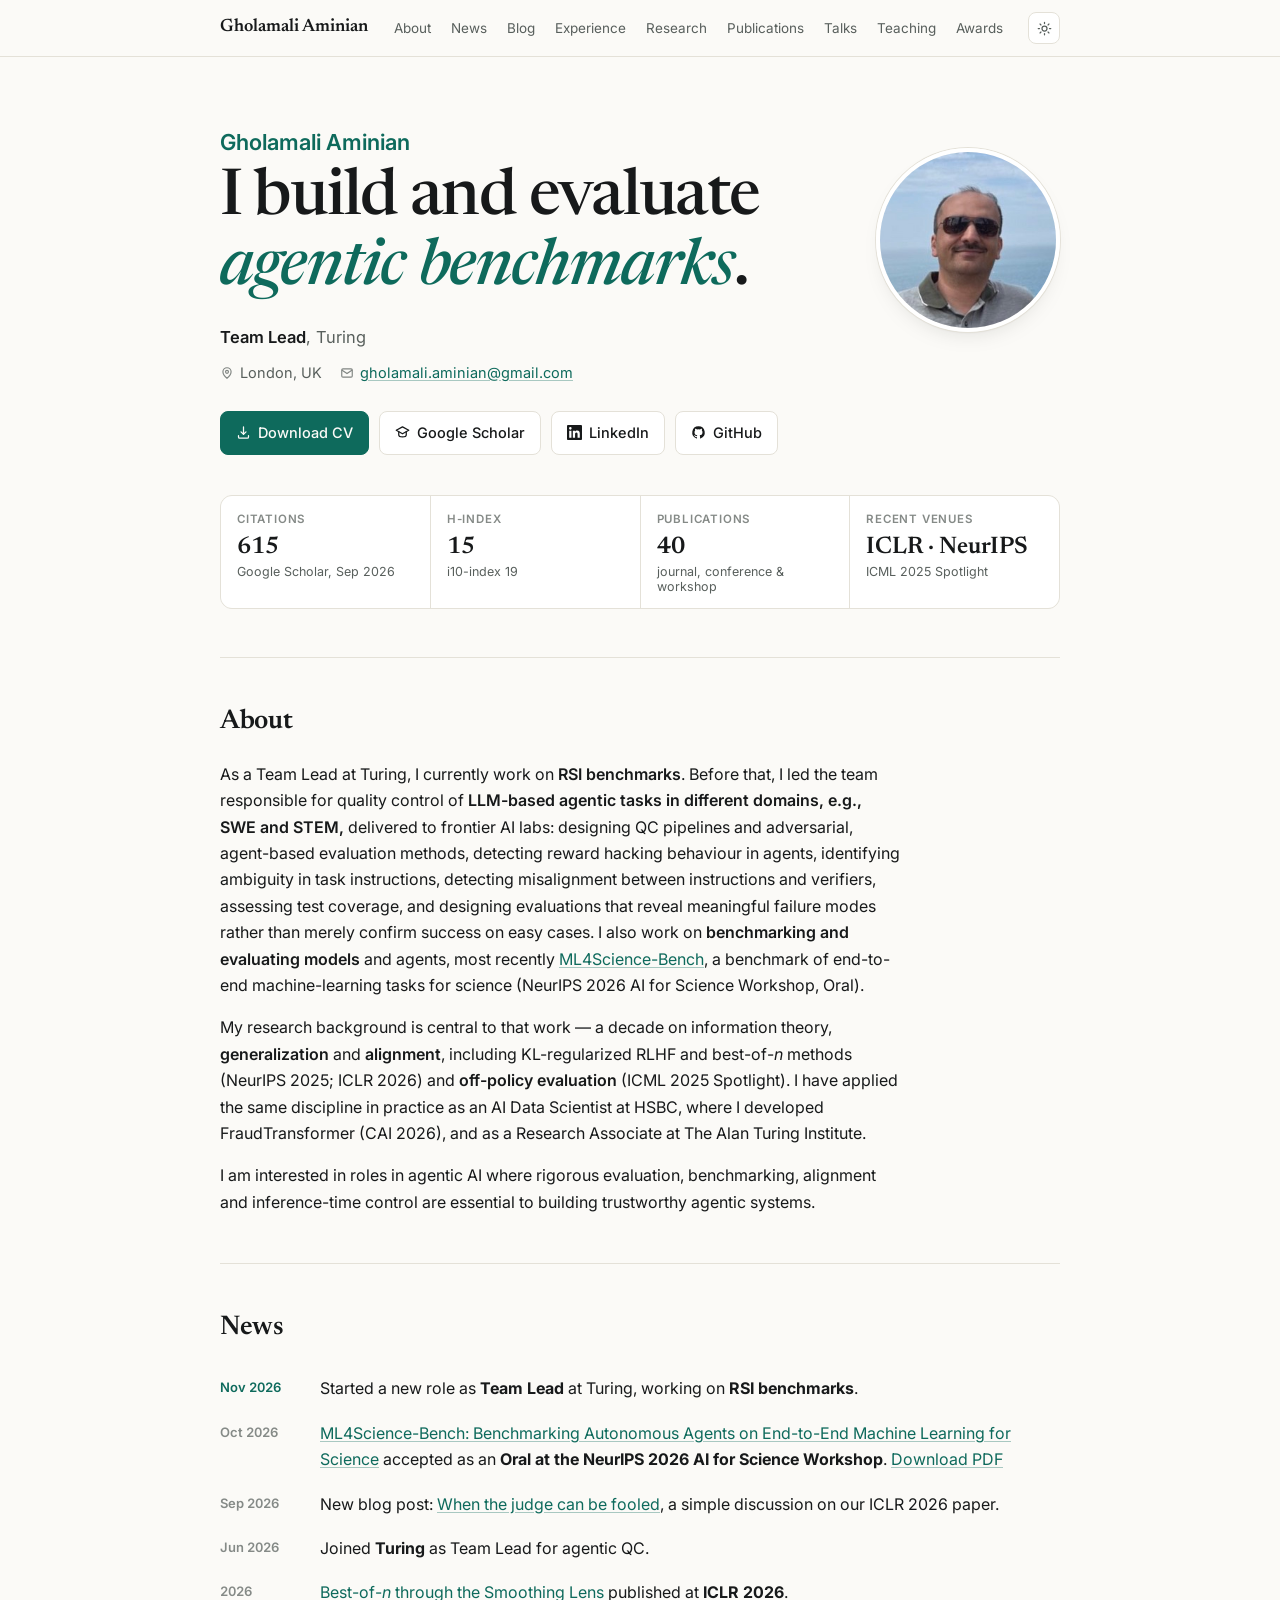
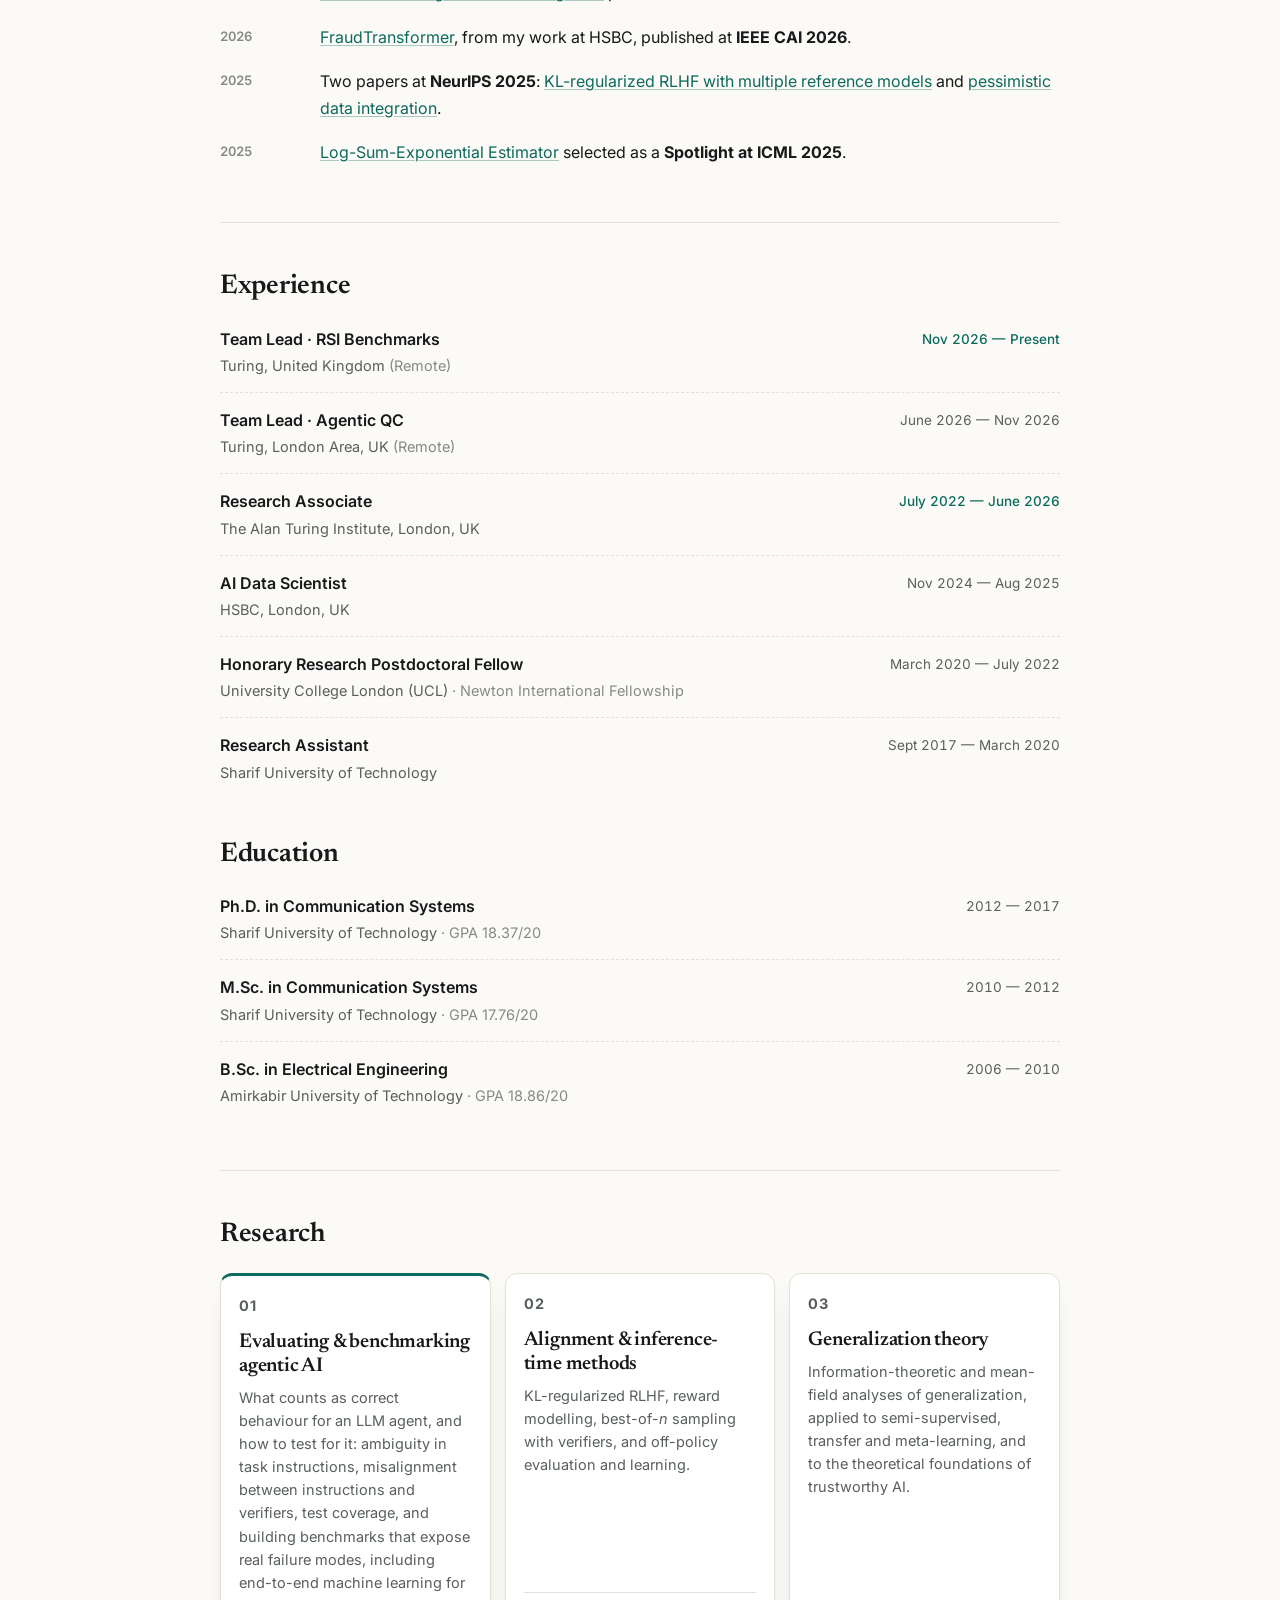
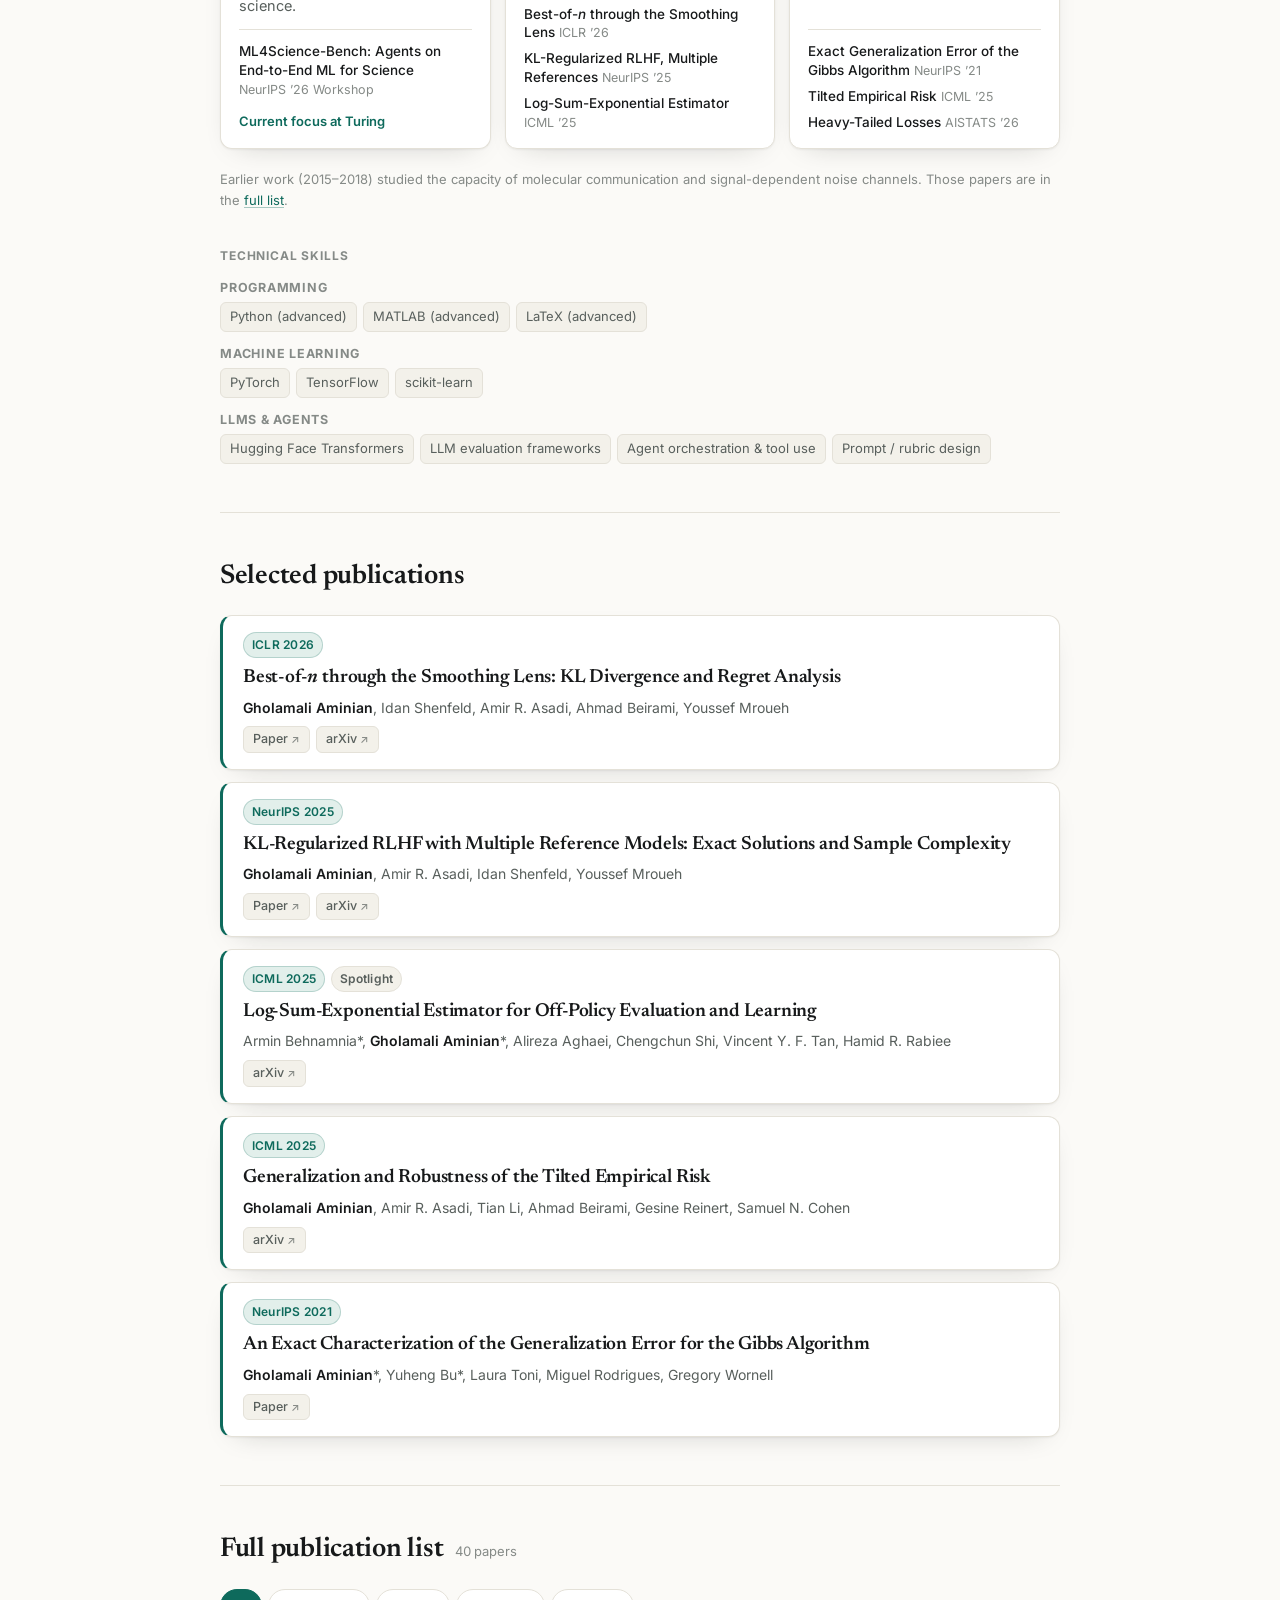
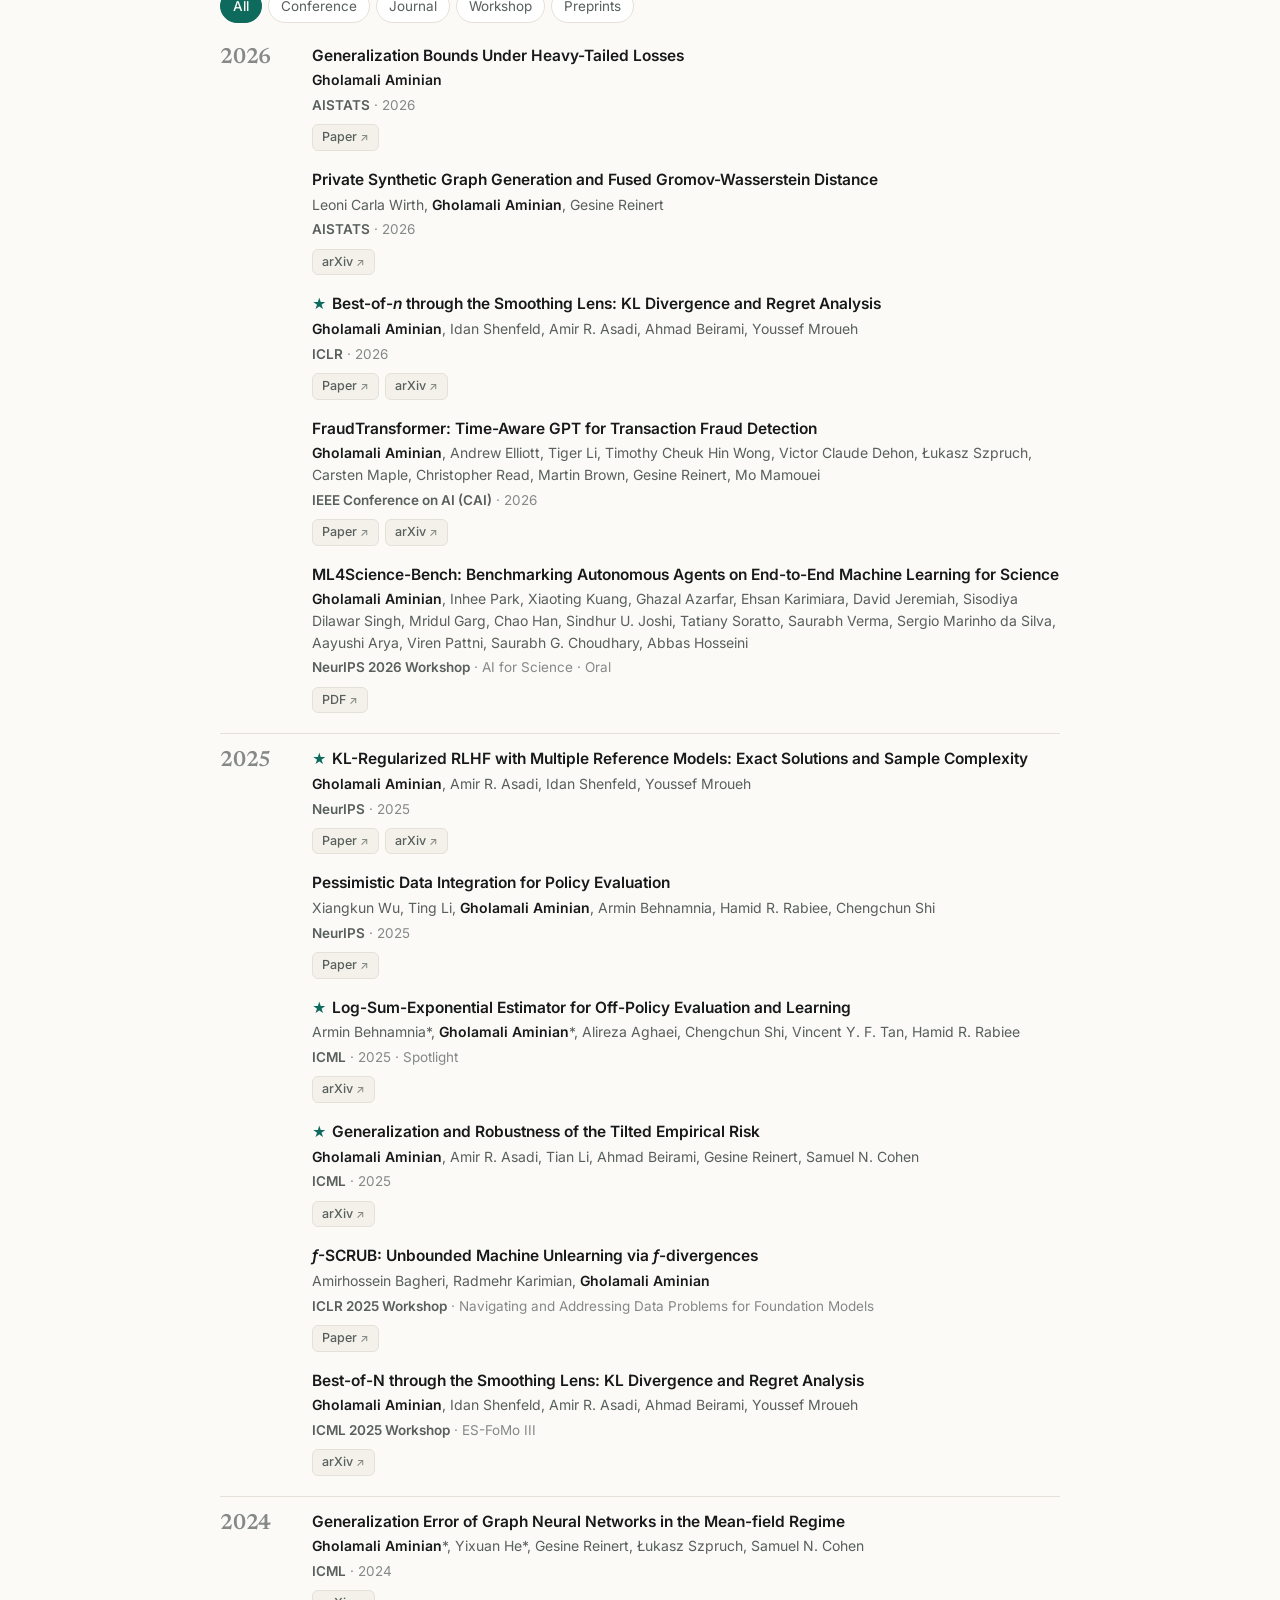
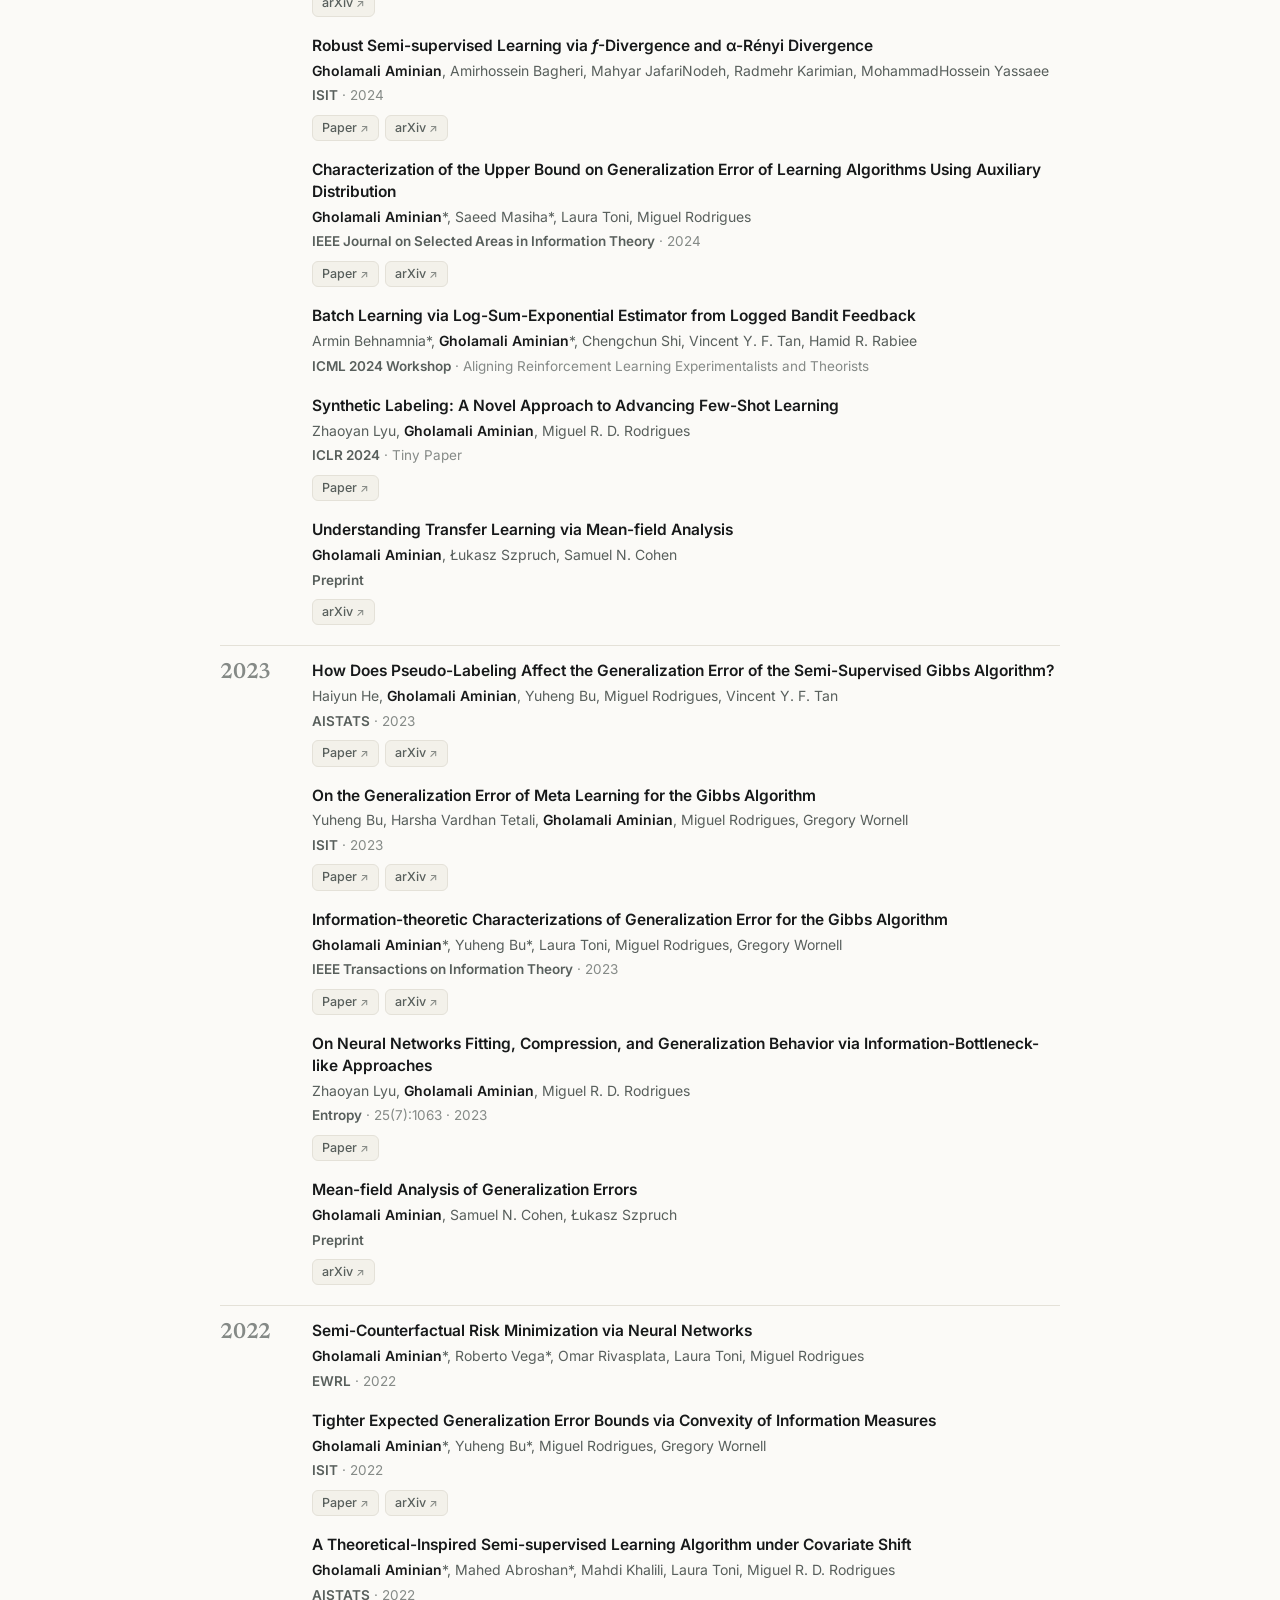
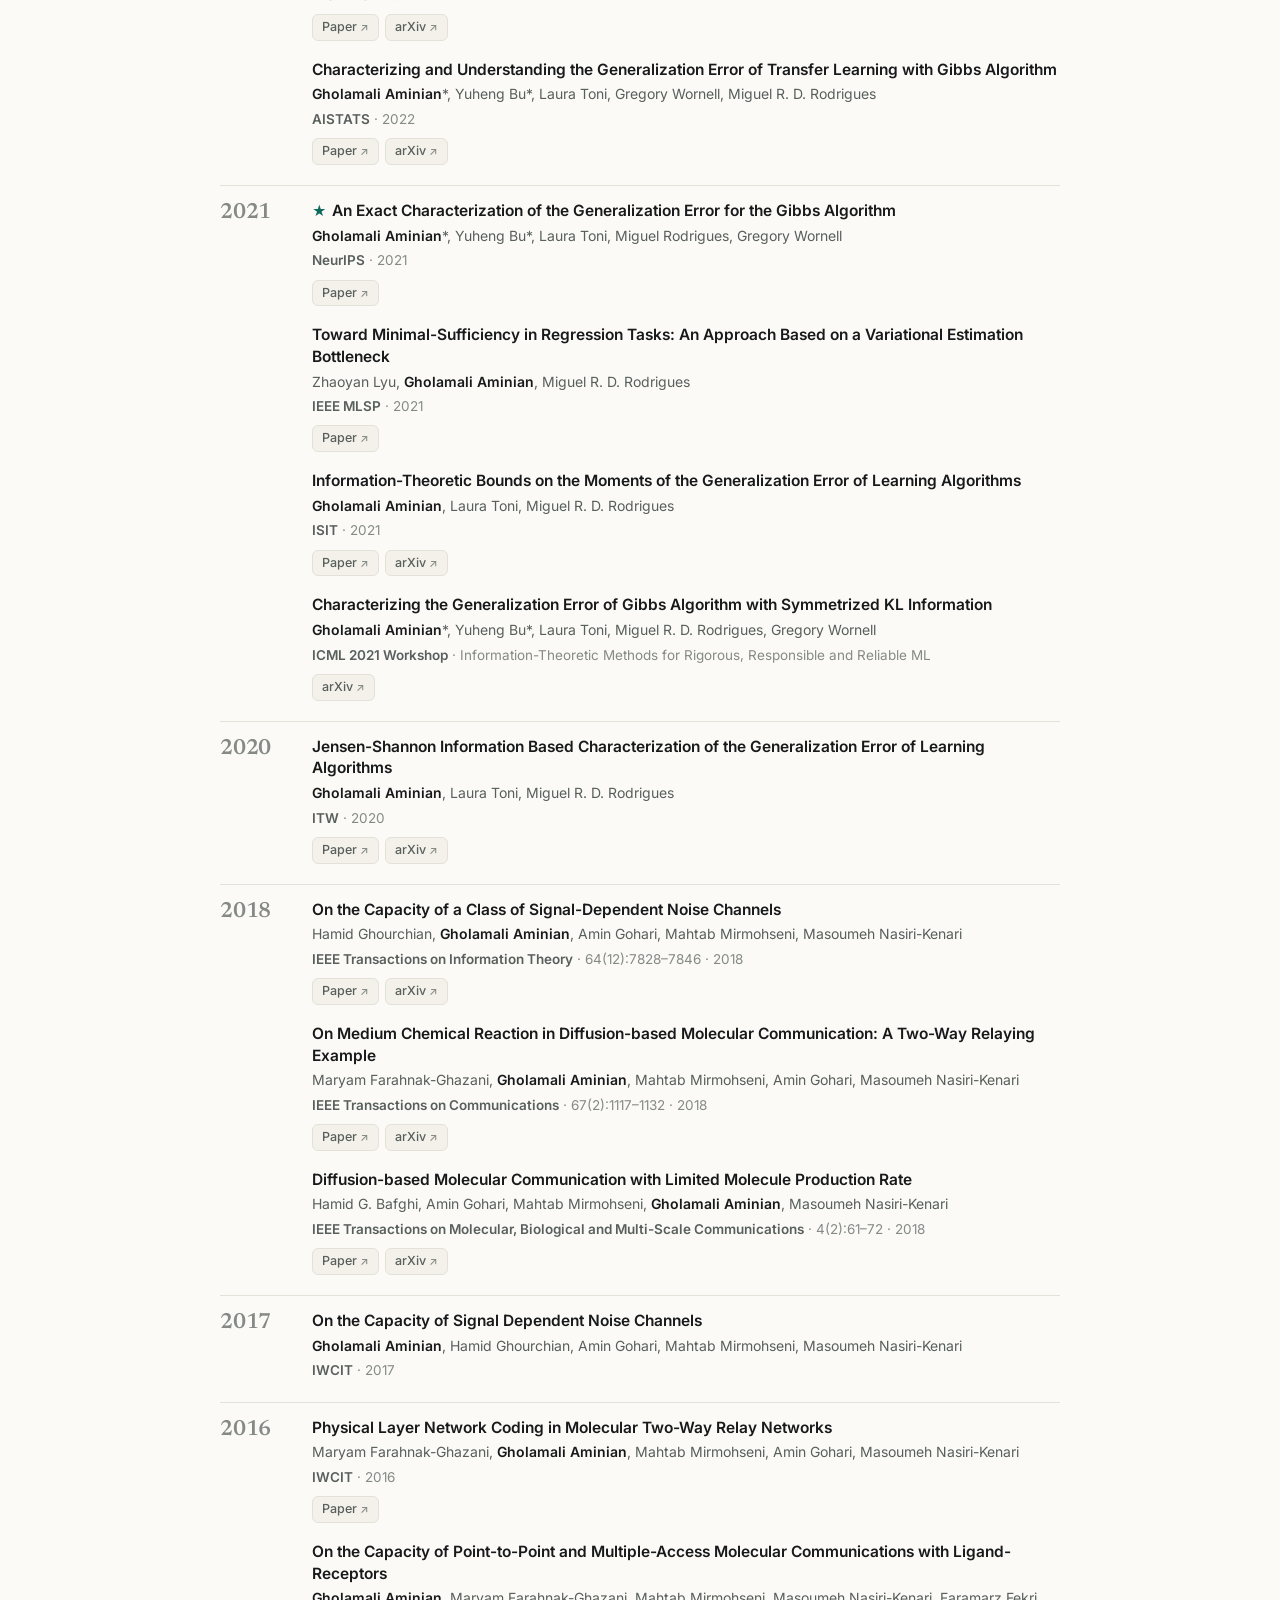
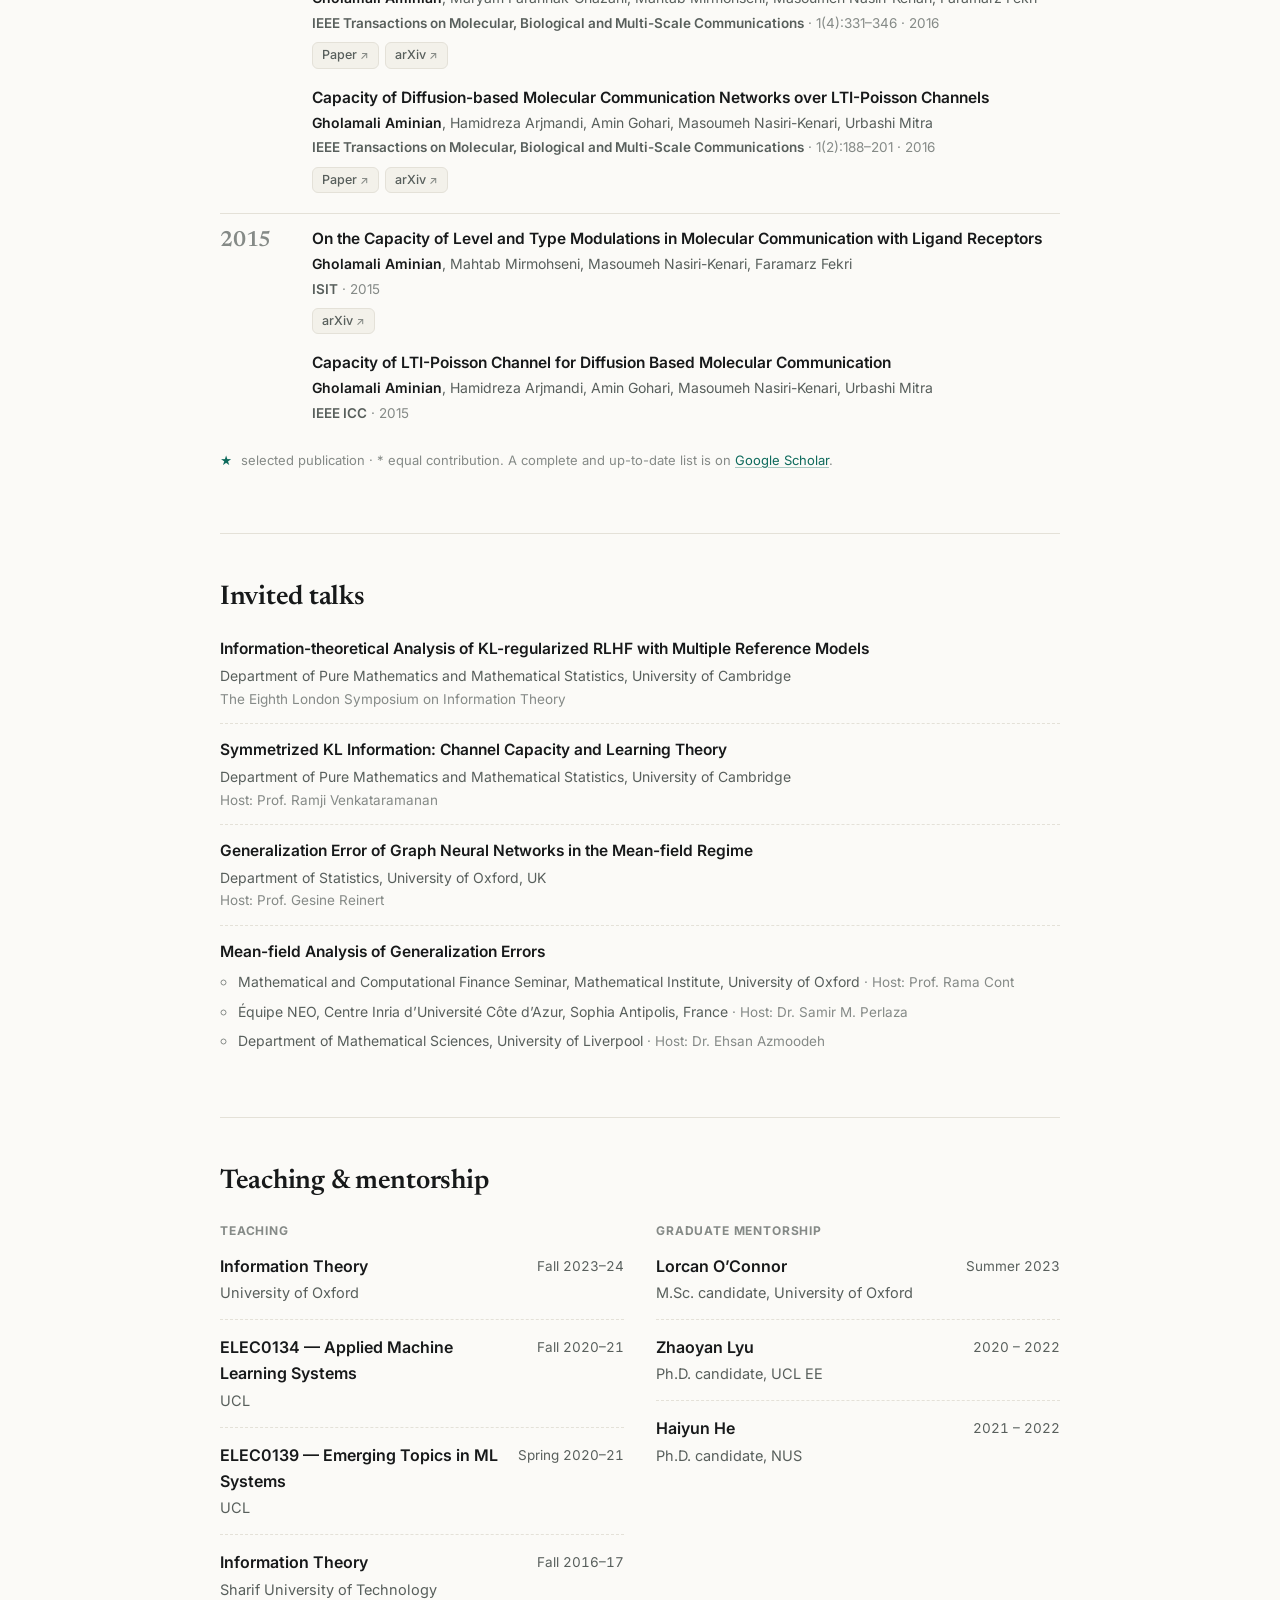
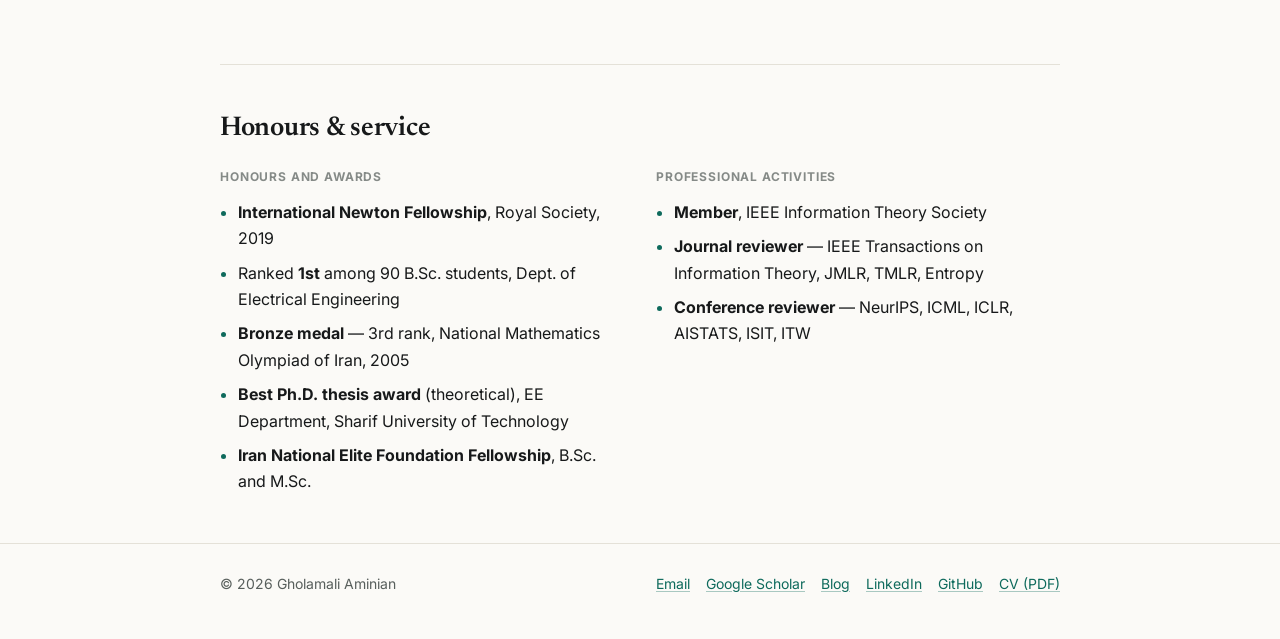
<file: index.html>
<!doctype html>
<html lang="en">
<head>
<meta charset="utf-8">
<meta name="viewport" content="width=device-width, initial-scale=1">
<title>Gholamali Aminian</title>
<meta name="description" content="Gholamali Aminian builds and evaluates agentic benchmarks. Team Lead at Turing, working on RSI benchmarks, agentic AI evaluation, LLM alignment and generalization theory.">
<meta name="author" content="Gholamali Aminian">
<link rel="canonical" href="https://gholamaliaminian.github.io/">
<meta property="og:type" content="profile">
<meta property="og:title" content="Gholamali Aminian">
<meta property="og:description" content="I build and evaluate agentic benchmarks. Team Lead at Turing.">
<meta property="og:url" content="https://gholamaliaminian.github.io/">
<meta property="og:image" content="https://gholamaliaminian.github.io/assets/photo.jpg">
<meta name="twitter:card" content="summary">
<link rel="icon" href="assets/favicon.svg" type="image/svg+xml">
<script>
  // Apply a saved theme before first paint so the page doesn't flash.
  try { var t = localStorage.getItem('theme'); if (t === 'light' || t === 'dark') document.documentElement.setAttribute('data-theme', t); } catch (e) {}
</script>
<link rel="preconnect" href="https://fonts.googleapis.com">
<link rel="preconnect" href="https://fonts.gstatic.com" crossorigin>
<link rel="stylesheet" href="https://fonts.googleapis.com/css2?family=Inter:wght@400;500;600;700&family=Newsreader:ital,opsz,wght@0,6..72,500;0,6..72,600;1,6..72,500&display=swap">
<link rel="stylesheet" href="style.css">
<script type="application/ld+json">
{
  "@context": "https://schema.org",
  "@type": "Person",
  "name": "Gholamali Aminian",
  "image": "https://gholamaliaminian.github.io/assets/photo.jpg",
  "jobTitle": "Team Lead",
  "worksFor": [
    { "@type": "Organization", "name": "Turing" },
    { "@type": "Organization", "name": "The Alan Turing Institute" }
  ],
  "address": { "@type": "PostalAddress", "addressLocality": "London", "addressCountry": "UK" },
  "email": "mailto:gholamali.aminian@gmail.com",
  "sameAs": [
    "https://scholar.google.com/citations?user=UNNnTjsAAAAJ&hl=en",
    "https://www.linkedin.com/in/gholamali-aminian-819a2539/",
    "https://github.com/gholamaliaminian"
  ],
  "knowsAbout": ["Agentic AI", "AI benchmarks", "LLM alignment", "Information theory", "Generalization bounds", "Off-policy evaluation"]
}
</script>
</head>
<body>

<nav class="nav">
  <div class="wrap nav-inner">
    <a class="nav-name" href="#top">Gholamali Aminian</a>
    <button class="theme-btn" id="theme-toggle" type="button" aria-label="Switch colour theme">
      <svg class="icon-sun" viewBox="0 0 24 24" fill="none" stroke="currentColor" stroke-width="2" stroke-linecap="round" aria-hidden="true"><circle cx="12" cy="12" r="4"/><path d="M12 2v2M12 20v2M4.9 4.9l1.4 1.4M17.7 17.7l1.4 1.4M2 12h2M20 12h2M4.9 19.1l1.4-1.4M17.7 6.3l1.4-1.4"/></svg>
      <svg class="icon-moon" viewBox="0 0 24 24" fill="none" stroke="currentColor" stroke-width="2" stroke-linecap="round" stroke-linejoin="round" aria-hidden="true"><path d="M21 12.8A9 9 0 1 1 11.2 3a7 7 0 0 0 9.8 9.8z"/></svg>
    </button>
    <div class="nav-links">
      <a href="#about">About</a>
      <a href="#news">News</a>
      <a href="blog/">Blog</a>
      <a href="#experience">Experience</a>
      <a href="#research">Research</a>
      <a href="#publications">Publications</a>
      <a href="#talks">Talks</a>
      <a href="#teaching">Teaching</a>
      <a href="#awards">Awards</a>
    </div>
  </div>
</nav>

<header class="wrap hero" id="top">
  <div class="hero-top">
    <img class="portrait" src="assets/photo.jpg" width="250" height="250" alt="Gholamali Aminian">
    <div>
      <h1>Gholamali Aminian</h1>
      <p class="tagline">I build and evaluate <em>agentic benchmarks</em>.</p>
      <p class="roles">
        <strong>Team Lead</strong>, Turing
      </p>
    </div>
  </div>
  <div class="meta">
    <span class="meta-item">
      <svg viewBox="0 0 24 24" fill="none" stroke="currentColor" stroke-width="2" aria-hidden="true"><path d="M12 21s-7-5.6-7-11a7 7 0 1 1 14 0c0 5.4-7 11-7 11z"/><circle cx="12" cy="10" r="2.5"/></svg>
      London, UK
    </span>
    <span class="meta-item">
      <svg viewBox="0 0 24 24" fill="none" stroke="currentColor" stroke-width="2" aria-hidden="true"><rect x="3" y="5" width="18" height="14" rx="2"/><path d="m3 7 9 6 9-6"/></svg>
      <a href="mailto:gholamali.aminian@gmail.com">gholamali.aminian@gmail.com</a>
    </span>
  </div>

  <div class="actions">
    <a class="btn btn-primary" href="assets/Aminian_CV.pdf">
      <svg viewBox="0 0 24 24" fill="none" stroke="currentColor" stroke-width="2" stroke-linecap="round" stroke-linejoin="round" aria-hidden="true"><path d="M12 3v12m0 0 4-4m-4 4-4-4"/><path d="M4 17v2a2 2 0 0 0 2 2h12a2 2 0 0 0 2-2v-2"/></svg>
      Download CV
    </a>
    <a class="btn" href="https://scholar.google.com/citations?user=UNNnTjsAAAAJ&amp;hl=en" rel="noopener">
      <svg viewBox="0 0 24 24" fill="none" stroke="currentColor" stroke-width="2" stroke-linecap="round" stroke-linejoin="round" aria-hidden="true"><path d="m12 3 10 5.5L12 14 2 8.5 12 3z"/><path d="M6 10.7V16c0 1.7 2.7 3 6 3s6-1.3 6-3v-5.3"/></svg>
      Google Scholar
    </a>
    <a class="btn" href="https://www.linkedin.com/in/gholamali-aminian-819a2539/" rel="noopener">
      <svg viewBox="0 0 24 24" fill="currentColor" aria-hidden="true"><path d="M20.45 20.45h-3.55v-5.57c0-1.33-.03-3.04-1.85-3.04-1.86 0-2.14 1.45-2.14 2.94v5.67H9.36V9h3.41v1.56h.05c.48-.9 1.64-1.85 3.37-1.85 3.6 0 4.27 2.37 4.27 5.46v6.28zM5.34 7.43a2.06 2.06 0 1 1 0-4.12 2.06 2.06 0 0 1 0 4.12zM7.12 20.45H3.56V9h3.56v11.45zM22.22 0H1.77C.79 0 0 .77 0 1.73v20.54C0 23.23.79 24 1.77 24h20.45c.98 0 1.78-.77 1.78-1.73V1.73C24 .77 23.2 0 22.22 0z"/></svg>
      LinkedIn
    </a>
    <a class="btn" href="https://github.com/gholamaliaminian" rel="noopener">
      <svg viewBox="0 0 24 24" fill="currentColor" aria-hidden="true"><path d="M12 2a10 10 0 0 0-3.16 19.49c.5.09.68-.22.68-.48l-.01-1.7c-2.78.6-3.37-1.34-3.37-1.34-.45-1.16-1.11-1.47-1.11-1.47-.91-.62.07-.61.07-.61 1 .07 1.53 1.03 1.53 1.03.9 1.53 2.36 1.09 2.93.83.09-.65.35-1.09.63-1.34-2.22-.25-4.56-1.11-4.56-4.94 0-1.09.39-1.98 1.03-2.68-.1-.25-.45-1.27.1-2.64 0 0 .84-.27 2.75 1.02a9.5 9.5 0 0 1 5 0c1.91-1.29 2.75-1.02 2.75-1.02.55 1.37.2 2.39.1 2.64.64.7 1.03 1.59 1.03 2.68 0 3.84-2.34 4.68-4.57 4.93.36.31.68.92.68 1.85l-.01 2.75c0 .27.18.58.69.48A10 10 0 0 0 12 2z"/></svg>
      GitHub
    </a>
  </div>

  <dl class="highlights">
    <div class="highlight"><dt>Citations</dt><dd>615<small>Google Scholar, Sep 2026</small></dd></div>
    <div class="highlight"><dt>h-index</dt><dd>15<small>i10-index 19</small></dd></div>
    <div class="highlight"><dt>Publications</dt><dd>40<small>journal, conference &amp; workshop</small></dd></div>
    <div class="highlight"><dt>Recent venues</dt><dd>ICLR · NeurIPS<small>ICML 2025 Spotlight</small></dd></div>
  </dl>
</header>

<main class="wrap">

  <section id="about">
    <div class="sec-head"><h2>About</h2></div>
    <div class="prose">
      <p>As a Team Lead at Turing, I currently work on <strong>RSI benchmarks</strong>. Before that, I led the team responsible for quality control of <strong>LLM-based agentic tasks in different domains, e.g., SWE and STEM,</strong> delivered to frontier AI labs: designing QC pipelines and adversarial, agent-based evaluation methods, detecting reward hacking behaviour in agents, identifying ambiguity in task instructions, detecting misalignment between instructions and verifiers, assessing test coverage, and designing evaluations that reveal meaningful failure modes rather than merely confirm success on easy cases. I also work on <strong>benchmarking and evaluating models</strong> and agents, most recently <a href="assets/ML4Science_Benchmark.pdf">ML4Science-Bench</a>, a benchmark of end-to-end machine-learning tasks for science (NeurIPS 2026 AI for Science Workshop, Oral).</p>
      <p>My research background is central to that work — a decade on information theory, <strong>generalization</strong> and <strong>alignment</strong>, including KL-regularized RLHF and best-of-<em>n</em> methods (NeurIPS 2025; ICLR 2026) and <strong>off-policy evaluation</strong> (ICML 2025 Spotlight). I have applied the same discipline in practice as an AI Data Scientist at HSBC, where I developed FraudTransformer (CAI 2026), and as a Research Associate at The Alan Turing Institute.</p>
      <p>I am interested in roles in agentic AI where rigorous evaluation, benchmarking, alignment and inference-time control are essential to building trustworthy agentic systems.</p>
    </div>
  </section>

  <section id="news">
    <div class="sec-head"><h2>News</h2></div>
    <ul class="news">
      <li><span class="news-when">Nov 2026</span><p>Started a new role as <strong>Team Lead</strong> at Turing, working on <strong>RSI benchmarks</strong>.</p></li>
      <li><span class="news-when">Oct 2026</span><p><a href="assets/ML4Science_Benchmark.pdf">ML4Science-Bench: Benchmarking Autonomous Agents on End-to-End Machine Learning for Science</a> accepted as an <strong>Oral at the NeurIPS 2026 AI for Science Workshop</strong>. <a href="assets/ML4Science_Benchmark.pdf" download>Download PDF</a></p></li>
      <li><span class="news-when">Sep 2026</span><p>New blog post: <a href="blog/soft-best-of-n.html">When the judge can be fooled</a>, a simple discussion on our ICLR 2026 paper.</p></li>
      <li><span class="news-when">Jun 2026</span><p>Joined <strong>Turing</strong> as Team Lead for agentic QC.</p></li>
      <li><span class="news-when">2026</span><p><a href="https://proceedings.iclr.cc/paper_files/paper/2026/hash/abb7833fc3f38e785e3f9777c74610e5-Abstract-Conference.html">Best-of-<em>n</em> through the Smoothing Lens</a> published at <strong>ICLR 2026</strong>.</p></li>
      <li><span class="news-when">2026</span><p><a href="https://ieeexplore.ieee.org/abstract/document/11536152/">FraudTransformer</a>, from my work at HSBC, published at <strong>IEEE CAI 2026</strong>.</p></li>
      <li><span class="news-when">2025</span><p>Two papers at <strong>NeurIPS 2025</strong>: <a href="https://proceedings.neurips.cc/paper_files/paper/2025/hash/929a633a55ffa324f619f9d804b5067d-Abstract-Conference.html">KL-regularized RLHF with multiple reference models</a> and <a href="https://proceedings.neurips.cc/paper_files/paper/2025/hash/9a3e2737cbb40d41b4a8efe33dbf511b-Abstract-Conference.html">pessimistic data integration</a>.</p></li>
      <li><span class="news-when">2025</span><p><a href="https://arxiv.org/abs/2506.06873">Log-Sum-Exponential Estimator</a> selected as a <strong>Spotlight at ICML 2025</strong>.</p></li>
    </ul>
  </section>

  <section id="experience">
    <div class="sec-head"><h2>Experience</h2></div>
    <ul class="entries">
      <li class="entry">
        <div class="role">Team Lead · RSI Benchmarks</div>
        <div class="when now">Nov 2026 — Present</div>
        <div class="org">Turing, United Kingdom <em>(Remote)</em></div>
      </li>
      <li class="entry">
        <div class="role">Team Lead · Agentic QC</div>
        <div class="when">June 2026 — Nov 2026</div>
        <div class="org">Turing, London Area, UK <em>(Remote)</em></div>
      </li>
      <li class="entry">
        <div class="role">Research Associate</div>
        <div class="when now">July 2022 — June 2026</div>
        <div class="org">The Alan Turing Institute, London, UK</div>
      </li>
      <li class="entry">
        <div class="role">AI Data Scientist</div>
        <div class="when">Nov 2024 — Aug 2025</div>
        <div class="org">HSBC, London, UK</div>
      </li>
      <li class="entry">
        <div class="role">Honorary Research Postdoctoral Fellow</div>
        <div class="when">March 2020 — July 2022</div>
        <div class="org">University College London (UCL) <em>· Newton International Fellowship</em></div>
      </li>
      <li class="entry">
        <div class="role">Research Assistant</div>
        <div class="when">Sept 2017 — March 2020</div>
        <div class="org">Sharif University of Technology</div>
      </li>
    </ul>

    <div class="sec-head sec-head-sub"><h2>Education</h2></div>
    <ul class="entries">
      <li class="entry">
        <div class="role">Ph.D. in Communication Systems</div>
        <div class="when">2012 — 2017</div>
        <div class="org">Sharif University of Technology <em>· GPA 18.37/20</em></div>
      </li>
      <li class="entry">
        <div class="role">M.Sc. in Communication Systems</div>
        <div class="when">2010 — 2012</div>
        <div class="org">Sharif University of Technology <em>· GPA 17.76/20</em></div>
      </li>
      <li class="entry">
        <div class="role">B.Sc. in Electrical Engineering</div>
        <div class="when">2006 — 2010</div>
        <div class="org">Amirkabir University of Technology <em>· GPA 18.86/20</em></div>
      </li>
    </ul>
  </section>

  <section id="research">
    <div class="sec-head"><h2>Research</h2></div>
    <div class="themes">
      <article class="theme">
        <p class="theme-num">01</p>
        <h3>Evaluating &amp; benchmarking agentic AI</h3>
        <p>What counts as correct behaviour for an LLM agent, and how to test for it: ambiguity in task instructions, misalignment between instructions and verifiers, test coverage, and building benchmarks that expose real failure modes, including end-to-end machine learning for science.</p>
        <ul class="theme-papers">
          <li><a href="assets/ML4Science_Benchmark.pdf">ML4Science-Bench: Agents on End-to-End ML for Science</a> <span>NeurIPS ’26 Workshop</span></li>
        </ul>
        <p class="theme-foot">Current focus at Turing</p>
      </article>
      <article class="theme">
        <p class="theme-num">02</p>
        <h3>Alignment &amp; inference-time methods</h3>
        <p>KL-regularized RLHF, reward modelling, best-of-<em>n</em> sampling with verifiers, and off-policy evaluation and learning.</p>
        <ul class="theme-papers">
          <li><a href="https://proceedings.iclr.cc/paper_files/paper/2026/hash/abb7833fc3f38e785e3f9777c74610e5-Abstract-Conference.html">Best-of-<em>n</em> through the Smoothing Lens</a> <span>ICLR ’26</span></li>
          <li><a href="https://proceedings.neurips.cc/paper_files/paper/2025/hash/929a633a55ffa324f619f9d804b5067d-Abstract-Conference.html">KL-Regularized RLHF, Multiple References</a> <span>NeurIPS ’25</span></li>
          <li><a href="https://arxiv.org/abs/2506.06873">Log-Sum-Exponential Estimator</a> <span>ICML ’25</span></li>
        </ul>
      </article>
      <article class="theme">
        <p class="theme-num">03</p>
        <h3>Generalization theory</h3>
        <p>Information-theoretic and mean-field analyses of generalization, applied to semi-supervised, transfer and meta-learning, and to the theoretical foundations of trustworthy AI.</p>
        <ul class="theme-papers">
          <li><a href="https://proceedings.neurips.cc/paper_files/paper/2021/hash/445e24b5f22cacb9d51a837c10e91a3f-Abstract.html">Exact Generalization Error of the Gibbs Algorithm</a> <span>NeurIPS ’21</span></li>
          <li><a href="https://arxiv.org/abs/2409.19431">Tilted Empirical Risk</a> <span>ICML ’25</span></li>
          <li><a href="https://openreview.net/forum?id=5HbgyFDDDt">Heavy-Tailed Losses</a> <span>AISTATS ’26</span></li>
        </ul>
      </article>
    </div>
    <p class="note">Earlier work (2015–2018) studied the capacity of molecular communication and signal-dependent noise channels. Those papers are in the <a href="#all-publications">full list</a>.</p>

    <div class="skills">
      <p class="sub-h">Technical skills</p>
      <dl>
        <div><dt>Programming</dt><dd class="tags"><span class="tag">Python (advanced)</span><span class="tag">MATLAB (advanced)</span><span class="tag">LaTeX (advanced)</span></dd></div>
        <div><dt>Machine learning</dt><dd class="tags"><span class="tag">PyTorch</span><span class="tag">TensorFlow</span><span class="tag">scikit-learn</span></dd></div>
        <div><dt>LLMs &amp; agents</dt><dd class="tags"><span class="tag">Hugging Face Transformers</span><span class="tag">LLM evaluation frameworks</span><span class="tag">Agent orchestration &amp; tool use</span><span class="tag">Prompt / rubric design</span></dd></div>
      </dl>
    </div>
  </section>

  <section id="publications">
    <div class="sec-head"><h2>Selected publications</h2></div>
    <div class="pub-featured">

      <article class="pub-card">
        <div class="venue-row"><span class="chip">ICLR 2026</span></div>
        <h3 class="title">Best-of-<em>n</em> through the Smoothing Lens: KL Divergence and Regret Analysis</h3>
        <p class="authors"><span class="me">Gholamali Aminian</span>, Idan Shenfeld, Amir R. Asadi, Ahmad Beirami, Youssef Mroueh</p>
        <p class="links"><a href="https://proceedings.iclr.cc/paper_files/paper/2026/hash/abb7833fc3f38e785e3f9777c74610e5-Abstract-Conference.html">Paper</a><a href="https://arxiv.org/abs/2507.05913">arXiv</a></p>
      </article>

      <article class="pub-card">
        <div class="venue-row"><span class="chip">NeurIPS 2025</span></div>
        <h3 class="title">KL-Regularized RLHF with Multiple Reference Models: Exact Solutions and Sample Complexity</h3>
        <p class="authors"><span class="me">Gholamali Aminian</span>, Amir R. Asadi, Idan Shenfeld, Youssef Mroueh</p>
        <p class="links"><a href="https://proceedings.neurips.cc/paper_files/paper/2025/hash/929a633a55ffa324f619f9d804b5067d-Abstract-Conference.html">Paper</a><a href="https://arxiv.org/abs/2502.01203">arXiv</a></p>
      </article>

      <article class="pub-card">
        <div class="venue-row"><span class="chip">ICML 2025</span><span class="chip alt">Spotlight</span></div>
        <h3 class="title">Log-Sum-Exponential Estimator for Off-Policy Evaluation and Learning</h3>
        <p class="authors">Armin Behnamnia*, <span class="me">Gholamali Aminian</span>*, Alireza Aghaei, Chengchun Shi, Vincent Y. F. Tan, Hamid R. Rabiee</p>
        <p class="links"><a href="https://arxiv.org/abs/2506.06873">arXiv</a></p>
      </article>

      <article class="pub-card">
        <div class="venue-row"><span class="chip">ICML 2025</span></div>
        <h3 class="title">Generalization and Robustness of the Tilted Empirical Risk</h3>
        <p class="authors"><span class="me">Gholamali Aminian</span>, Amir R. Asadi, Tian Li, Ahmad Beirami, Gesine Reinert, Samuel N. Cohen</p>
        <p class="links"><a href="https://arxiv.org/abs/2409.19431">arXiv</a></p>
      </article>

      <article class="pub-card">
        <div class="venue-row"><span class="chip">NeurIPS 2021</span></div>
        <h3 class="title">An Exact Characterization of the Generalization Error for the Gibbs Algorithm</h3>
        <p class="authors"><span class="me">Gholamali Aminian</span>*, Yuheng Bu*, Laura Toni, Miguel Rodrigues, Gregory Wornell</p>
        <p class="links"><a href="https://proceedings.neurips.cc/paper_files/paper/2021/hash/445e24b5f22cacb9d51a837c10e91a3f-Abstract.html">Paper</a></p>
      </article>

    </div>
  </section>

  <section id="all-publications">
    <div class="sec-head">
      <h2>Full publication list</h2>
      <span class="count" id="pub-count"></span>
    </div>

    <div class="filters" role="group" aria-label="Filter publications by type">
      <button class="filter" type="button" data-filter="all" aria-pressed="true">All</button>
      <button class="filter" type="button" data-filter="conference" aria-pressed="false">Conference</button>
      <button class="filter" type="button" data-filter="journal" aria-pressed="false">Journal</button>
      <button class="filter" type="button" data-filter="workshop" aria-pressed="false">Workshop</button>
      <button class="filter" type="button" data-filter="preprint" aria-pressed="false">Preprints</button>
    </div>

    <div class="pub-list" id="pub-list">

      <div class="pub-year">
        <h3>2026</h3>
        <ul>
          <li data-type="conference"><p class="title">Generalization Bounds Under Heavy-Tailed Losses</p><p class="authors"><span class="me">Gholamali Aminian</span></p><p class="venue"><b>AISTATS</b> · 2026</p><p class="links"><a href="https://openreview.net/forum?id=5HbgyFDDDt">Paper</a></p></li>
          <li data-type="conference"><p class="title">Private Synthetic Graph Generation and Fused Gromov-Wasserstein Distance</p><p class="authors">Leoni Carla Wirth, <span class="me">Gholamali Aminian</span>, Gesine Reinert</p><p class="venue"><b>AISTATS</b> · 2026</p><p class="links"><a href="https://arxiv.org/abs/2502.11778">arXiv</a></p></li>
          <li data-type="conference"><p class="title"><span class="star" title="Selected publication">★</span>Best-of-<em>n</em> through the Smoothing Lens: KL Divergence and Regret Analysis</p><p class="authors"><span class="me">Gholamali Aminian</span>, Idan Shenfeld, Amir R. Asadi, Ahmad Beirami, Youssef Mroueh</p><p class="venue"><b>ICLR</b> · 2026</p><p class="links"><a href="https://proceedings.iclr.cc/paper_files/paper/2026/hash/abb7833fc3f38e785e3f9777c74610e5-Abstract-Conference.html">Paper</a><a href="https://arxiv.org/abs/2507.05913">arXiv</a></p></li>
          <li data-type="conference"><p class="title">FraudTransformer: Time-Aware GPT for Transaction Fraud Detection</p><p class="authors"><span class="me">Gholamali Aminian</span>, Andrew Elliott, Tiger Li, Timothy Cheuk Hin Wong, Victor Claude Dehon, Łukasz Szpruch, Carsten Maple, Christopher Read, Martin Brown, Gesine Reinert, Mo Mamouei</p><p class="venue"><b>IEEE Conference on AI (CAI)</b> · 2026</p><p class="links"><a href="https://ieeexplore.ieee.org/abstract/document/11536152/">Paper</a><a href="https://arxiv.org/abs/2509.23712">arXiv</a></p></li>
          <li data-type="workshop"><p class="title">ML4Science-Bench: Benchmarking Autonomous Agents on End-to-End Machine Learning for Science</p><p class="authors"><span class="me">Gholamali Aminian</span>, Inhee Park, Xiaoting Kuang, Ghazal Azarfar, Ehsan Karimiara, David Jeremiah, Sisodiya Dilawar Singh, Mridul Garg, Chao Han, Sindhur U. Joshi, Tatiany Soratto, Saurabh Verma, Sergio Marinho da Silva, Aayushi Arya, Viren Pattni, Saurabh G. Choudhary, Abbas Hosseini</p><p class="venue"><b>NeurIPS 2026 Workshop</b> · AI for Science · Oral</p><p class="links"><a href="assets/ML4Science_Benchmark.pdf">PDF</a></p></li>
        </ul>
      </div>

      <div class="pub-year">
        <h3>2025</h3>
        <ul>
          <li data-type="conference"><p class="title"><span class="star" title="Selected publication">★</span>KL-Regularized RLHF with Multiple Reference Models: Exact Solutions and Sample Complexity</p><p class="authors"><span class="me">Gholamali Aminian</span>, Amir R. Asadi, Idan Shenfeld, Youssef Mroueh</p><p class="venue"><b>NeurIPS</b> · 2025</p><p class="links"><a href="https://proceedings.neurips.cc/paper_files/paper/2025/hash/929a633a55ffa324f619f9d804b5067d-Abstract-Conference.html">Paper</a><a href="https://arxiv.org/abs/2502.01203">arXiv</a></p></li>
          <li data-type="conference"><p class="title">Pessimistic Data Integration for Policy Evaluation</p><p class="authors">Xiangkun Wu, Ting Li, <span class="me">Gholamali Aminian</span>, Armin Behnamnia, Hamid R. Rabiee, Chengchun Shi</p><p class="venue"><b>NeurIPS</b> · 2025</p><p class="links"><a href="https://proceedings.neurips.cc/paper_files/paper/2025/hash/9a3e2737cbb40d41b4a8efe33dbf511b-Abstract-Conference.html">Paper</a></p></li>
          <li data-type="conference"><p class="title"><span class="star" title="Selected publication">★</span>Log-Sum-Exponential Estimator for Off-Policy Evaluation and Learning</p><p class="authors">Armin Behnamnia*, <span class="me">Gholamali Aminian</span>*, Alireza Aghaei, Chengchun Shi, Vincent Y. F. Tan, Hamid R. Rabiee</p><p class="venue"><b>ICML</b> · 2025 · Spotlight</p><p class="links"><a href="https://arxiv.org/abs/2506.06873">arXiv</a></p></li>
          <li data-type="conference"><p class="title"><span class="star" title="Selected publication">★</span>Generalization and Robustness of the Tilted Empirical Risk</p><p class="authors"><span class="me">Gholamali Aminian</span>, Amir R. Asadi, Tian Li, Ahmad Beirami, Gesine Reinert, Samuel N. Cohen</p><p class="venue"><b>ICML</b> · 2025</p><p class="links"><a href="https://arxiv.org/abs/2409.19431">arXiv</a></p></li>
          <li data-type="workshop"><p class="title"><em>f</em>-SCRUB: Unbounded Machine Unlearning via <em>f</em>-divergences</p><p class="authors">Amirhossein Bagheri, Radmehr Karimian, <span class="me">Gholamali Aminian</span></p><p class="venue"><b>ICLR 2025 Workshop</b> · Navigating and Addressing Data Problems for Foundation Models</p><p class="links"><a href="https://openreview.net/forum?id=vmJiVI6Poi">Paper</a></p></li>
          <li data-type="workshop"><p class="title">Best-of-N through the Smoothing Lens: KL Divergence and Regret Analysis</p><p class="authors"><span class="me">Gholamali Aminian</span>, Idan Shenfeld, Amir R. Asadi, Ahmad Beirami, Youssef Mroueh</p><p class="venue"><b>ICML 2025 Workshop</b> · ES-FoMo III</p><p class="links"><a href="https://arxiv.org/abs/2507.05913">arXiv</a></p></li>
        </ul>
      </div>

      <div class="pub-year">
        <h3>2024</h3>
        <ul>
          <li data-type="conference"><p class="title">Generalization Error of Graph Neural Networks in the Mean-field Regime</p><p class="authors"><span class="me">Gholamali Aminian</span>*, Yixuan He*, Gesine Reinert, Łukasz Szpruch, Samuel N. Cohen</p><p class="venue"><b>ICML</b> · 2024</p><p class="links"><a href="https://arxiv.org/abs/2402.07025">arXiv</a></p></li>
          <li data-type="conference"><p class="title">Robust Semi-supervised Learning via <em>f</em>-Divergence and α-Rényi Divergence</p><p class="authors"><span class="me">Gholamali Aminian</span>, Amirhossein Bagheri, Mahyar JafariNodeh, Radmehr Karimian, MohammadHossein Yassaee</p><p class="venue"><b>ISIT</b> · 2024</p><p class="links"><a href="https://ieeexplore.ieee.org/abstract/document/10619617/">Paper</a><a href="https://arxiv.org/abs/2405.00454">arXiv</a></p></li>
          <li data-type="journal"><p class="title">Characterization of the Upper Bound on Generalization Error of Learning Algorithms Using Auxiliary Distribution</p><p class="authors"><span class="me">Gholamali Aminian</span>*, Saeed Masiha*, Laura Toni, Miguel Rodrigues</p><p class="venue"><b>IEEE Journal on Selected Areas in Information Theory</b> · 2024</p><p class="links"><a href="https://ieeexplore.ieee.org/abstract/document/10508532/">Paper</a><a href="https://arxiv.org/abs/2210.00483">arXiv</a></p></li>
          <li data-type="workshop"><p class="title">Batch Learning via Log-Sum-Exponential Estimator from Logged Bandit Feedback</p><p class="authors">Armin Behnamnia*, <span class="me">Gholamali Aminian</span>*, Chengchun Shi, Vincent Y. F. Tan, Hamid R. Rabiee</p><p class="venue"><b>ICML 2024 Workshop</b> · Aligning Reinforcement Learning Experimentalists and Theorists</p></li>
          <li data-type="workshop"><p class="title">Synthetic Labeling: A Novel Approach to Advancing Few-Shot Learning</p><p class="authors">Zhaoyan Lyu, <span class="me">Gholamali Aminian</span>, Miguel R. D. Rodrigues</p><p class="venue"><b>ICLR 2024</b> · Tiny Paper</p><p class="links"><a href="https://openreview.net/forum?id=x7azREBRyw">Paper</a></p></li>
          <li data-type="preprint"><p class="title">Understanding Transfer Learning via Mean-field Analysis</p><p class="authors"><span class="me">Gholamali Aminian</span>, Łukasz Szpruch, Samuel N. Cohen</p><p class="venue"><b>Preprint</b></p><p class="links"><a href="https://arxiv.org/abs/2410.17128">arXiv</a></p></li>
        </ul>
      </div>

      <div class="pub-year">
        <h3>2023</h3>
        <ul>
          <li data-type="conference"><p class="title">How Does Pseudo-Labeling Affect the Generalization Error of the Semi-Supervised Gibbs Algorithm?</p><p class="authors">Haiyun He, <span class="me">Gholamali Aminian</span>, Yuheng Bu, Miguel Rodrigues, Vincent Y. F. Tan</p><p class="venue"><b>AISTATS</b> · 2023</p><p class="links"><a href="https://proceedings.mlr.press/v206/he23b.html">Paper</a><a href="https://arxiv.org/abs/2210.08188">arXiv</a></p></li>
          <li data-type="conference"><p class="title">On the Generalization Error of Meta Learning for the Gibbs Algorithm</p><p class="authors">Yuheng Bu, Harsha Vardhan Tetali, <span class="me">Gholamali Aminian</span>, Miguel Rodrigues, Gregory Wornell</p><p class="venue"><b>ISIT</b> · 2023</p><p class="links"><a href="https://ieeexplore.ieee.org/abstract/document/10206566/">Paper</a><a href="https://arxiv.org/abs/2304.14332">arXiv</a></p></li>
          <li data-type="journal"><p class="title">Information-theoretic Characterizations of Generalization Error for the Gibbs Algorithm</p><p class="authors"><span class="me">Gholamali Aminian</span>*, Yuheng Bu*, Laura Toni, Miguel Rodrigues, Gregory Wornell</p><p class="venue"><b>IEEE Transactions on Information Theory</b> · 2023</p><p class="links"><a href="https://ieeexplore.ieee.org/abstract/document/10305226/">Paper</a><a href="https://arxiv.org/abs/2210.09864">arXiv</a></p></li>
          <li data-type="journal"><p class="title">On Neural Networks Fitting, Compression, and Generalization Behavior via Information-Bottleneck-like Approaches</p><p class="authors">Zhaoyan Lyu, <span class="me">Gholamali Aminian</span>, Miguel R. D. Rodrigues</p><p class="venue"><b>Entropy</b> · 25(7):1063 · 2023</p><p class="links"><a href="https://www.mdpi.com/1099-4300/25/7/1063">Paper</a></p></li>
          <li data-type="preprint"><p class="title">Mean-field Analysis of Generalization Errors</p><p class="authors"><span class="me">Gholamali Aminian</span>, Samuel N. Cohen, Łukasz Szpruch</p><p class="venue"><b>Preprint</b></p><p class="links"><a href="https://arxiv.org/abs/2306.11623">arXiv</a></p></li>
        </ul>
      </div>

      <div class="pub-year">
        <h3>2022</h3>
        <ul>
          <li data-type="conference"><p class="title">Semi-Counterfactual Risk Minimization via Neural Networks</p><p class="authors"><span class="me">Gholamali Aminian</span>*, Roberto Vega*, Omar Rivasplata, Laura Toni, Miguel Rodrigues</p><p class="venue"><b>EWRL</b> · 2022</p></li>
          <li data-type="conference"><p class="title">Tighter Expected Generalization Error Bounds via Convexity of Information Measures</p><p class="authors"><span class="me">Gholamali Aminian</span>*, Yuheng Bu*, Miguel Rodrigues, Gregory Wornell</p><p class="venue"><b>ISIT</b> · 2022</p><p class="links"><a href="https://ieeexplore.ieee.org/abstract/document/9834474/">Paper</a><a href="https://arxiv.org/abs/2202.12150">arXiv</a></p></li>
          <li data-type="conference"><p class="title">A Theoretical-Inspired Semi-supervised Learning Algorithm under Covariate Shift</p><p class="authors"><span class="me">Gholamali Aminian</span>*, Mahed Abroshan*, Mahdi Khalili, Laura Toni, Miguel R. D. Rodrigues</p><p class="venue"><b>AISTATS</b> · 2022</p><p class="links"><a href="https://proceedings.mlr.press/v151/aminian22a.html">Paper</a><a href="https://arxiv.org/abs/2202.12123">arXiv</a></p></li>
          <li data-type="conference"><p class="title">Characterizing and Understanding the Generalization Error of Transfer Learning with Gibbs Algorithm</p><p class="authors"><span class="me">Gholamali Aminian</span>*, Yuheng Bu*, Laura Toni, Gregory Wornell, Miguel R. D. Rodrigues</p><p class="venue"><b>AISTATS</b> · 2022</p><p class="links"><a href="https://proceedings.mlr.press/v151/bu22a.html">Paper</a><a href="https://arxiv.org/abs/2111.01635">arXiv</a></p></li>
        </ul>
      </div>

      <div class="pub-year">
        <h3>2021</h3>
        <ul>
          <li data-type="conference"><p class="title"><span class="star" title="Selected publication">★</span>An Exact Characterization of the Generalization Error for the Gibbs Algorithm</p><p class="authors"><span class="me">Gholamali Aminian</span>*, Yuheng Bu*, Laura Toni, Miguel Rodrigues, Gregory Wornell</p><p class="venue"><b>NeurIPS</b> · 2021</p><p class="links"><a href="https://proceedings.neurips.cc/paper_files/paper/2021/hash/445e24b5f22cacb9d51a837c10e91a3f-Abstract.html">Paper</a></p></li>
          <li data-type="conference"><p class="title">Toward Minimal-Sufficiency in Regression Tasks: An Approach Based on a Variational Estimation Bottleneck</p><p class="authors">Zhaoyan Lyu, <span class="me">Gholamali Aminian</span>, Miguel R. D. Rodrigues</p><p class="venue"><b>IEEE MLSP</b> · 2021</p><p class="links"><a href="https://ieeexplore.ieee.org/abstract/document/9596368/">Paper</a></p></li>
          <li data-type="conference"><p class="title">Information-Theoretic Bounds on the Moments of the Generalization Error of Learning Algorithms</p><p class="authors"><span class="me">Gholamali Aminian</span>, Laura Toni, Miguel R. D. Rodrigues</p><p class="venue"><b>ISIT</b> · 2021</p><p class="links"><a href="https://ieeexplore.ieee.org/abstract/document/9518043/">Paper</a><a href="https://arxiv.org/abs/2102.02016">arXiv</a></p></li>
          <li data-type="workshop"><p class="title">Characterizing the Generalization Error of Gibbs Algorithm with Symmetrized KL Information</p><p class="authors"><span class="me">Gholamali Aminian</span>*, Yuheng Bu*, Laura Toni, Miguel R. D. Rodrigues, Gregory Wornell</p><p class="venue"><b>ICML 2021 Workshop</b> · Information-Theoretic Methods for Rigorous, Responsible and Reliable ML</p><p class="links"><a href="https://arxiv.org/abs/2107.13656">arXiv</a></p></li>
        </ul>
      </div>

      <div class="pub-year">
        <h3>2020</h3>
        <ul>
          <li data-type="conference"><p class="title">Jensen-Shannon Information Based Characterization of the Generalization Error of Learning Algorithms</p><p class="authors"><span class="me">Gholamali Aminian</span>, Laura Toni, Miguel R. D. Rodrigues</p><p class="venue"><b>ITW</b> · 2020</p><p class="links"><a href="https://ieeexplore.ieee.org/abstract/document/9457642/">Paper</a><a href="https://arxiv.org/abs/2010.12664">arXiv</a></p></li>
        </ul>
      </div>

      <div class="pub-year">
        <h3>2018</h3>
        <ul>
          <li data-type="journal"><p class="title">On the Capacity of a Class of Signal-Dependent Noise Channels</p><p class="authors">Hamid Ghourchian, <span class="me">Gholamali Aminian</span>, Amin Gohari, Mahtab Mirmohseni, Masoumeh Nasiri-Kenari</p><p class="venue"><b>IEEE Transactions on Information Theory</b> · 64(12):7828–7846 · 2018</p><p class="links"><a href="https://ieeexplore.ieee.org/abstract/document/8450017/">Paper</a><a href="https://arxiv.org/abs/1702.03590">arXiv</a></p></li>
          <li data-type="journal"><p class="title">On Medium Chemical Reaction in Diffusion-based Molecular Communication: A Two-Way Relaying Example</p><p class="authors">Maryam Farahnak-Ghazani, <span class="me">Gholamali Aminian</span>, Mahtab Mirmohseni, Amin Gohari, Masoumeh Nasiri-Kenari</p><p class="venue"><b>IEEE Transactions on Communications</b> · 67(2):1117–1132 · 2018</p><p class="links"><a href="https://ieeexplore.ieee.org/abstract/document/8452968/">Paper</a><a href="https://arxiv.org/abs/1604.05680">arXiv</a></p></li>
          <li data-type="journal"><p class="title">Diffusion-based Molecular Communication with Limited Molecule Production Rate</p><p class="authors">Hamid G. Bafghi, Amin Gohari, Mahtab Mirmohseni, <span class="me">Gholamali Aminian</span>, Masoumeh Nasiri-Kenari</p><p class="venue"><b>IEEE Transactions on Molecular, Biological and Multi-Scale Communications</b> · 4(2):61–72 · 2018</p><p class="links"><a href="https://ieeexplore.ieee.org/abstract/document/8627986/">Paper</a><a href="https://arxiv.org/abs/1802.08965">arXiv</a></p></li>
        </ul>
      </div>

      <div class="pub-year">
        <h3>2017</h3>
        <ul>
          <li data-type="conference"><p class="title">On the Capacity of Signal Dependent Noise Channels</p><p class="authors"><span class="me">Gholamali Aminian</span>, Hamid Ghourchian, Amin Gohari, Mahtab Mirmohseni, Masoumeh Nasiri-Kenari</p><p class="venue"><b>IWCIT</b> · 2017</p></li>
        </ul>
      </div>

      <div class="pub-year">
        <h3>2016</h3>
        <ul>
          <li data-type="conference"><p class="title">Physical Layer Network Coding in Molecular Two-Way Relay Networks</p><p class="authors">Maryam Farahnak-Ghazani, <span class="me">Gholamali Aminian</span>, Mahtab Mirmohseni, Amin Gohari, Masoumeh Nasiri-Kenari</p><p class="venue"><b>IWCIT</b> · 2016</p><p class="links"><a href="https://ieeexplore.ieee.org/abstract/document/7491619/">Paper</a></p></li>
          <li data-type="journal"><p class="title">On the Capacity of Point-to-Point and Multiple-Access Molecular Communications with Ligand-Receptors</p><p class="authors"><span class="me">Gholamali Aminian</span>, Maryam Farahnak-Ghazani, Mahtab Mirmohseni, Masoumeh Nasiri-Kenari, Faramarz Fekri</p><p class="venue"><b>IEEE Transactions on Molecular, Biological and Multi-Scale Communications</b> · 1(4):331–346 · 2016</p><p class="links"><a href="https://ieeexplore.ieee.org/abstract/document/7485823/">Paper</a><a href="https://arxiv.org/abs/1509.05877">arXiv</a></p></li>
          <li data-type="journal"><p class="title">Capacity of Diffusion-based Molecular Communication Networks over LTI-Poisson Channels</p><p class="authors"><span class="me">Gholamali Aminian</span>, Hamidreza Arjmandi, Amin Gohari, Masoumeh Nasiri-Kenari, Urbashi Mitra</p><p class="venue"><b>IEEE Transactions on Molecular, Biological and Multi-Scale Communications</b> · 1(2):188–201 · 2016</p><p class="links"><a href="https://ieeexplore.ieee.org/abstract/document/7335631/">Paper</a><a href="https://arxiv.org/abs/1410.3988">arXiv</a></p></li>
        </ul>
      </div>

      <div class="pub-year">
        <h3>2015</h3>
        <ul>
          <li data-type="conference"><p class="title">On the Capacity of Level and Type Modulations in Molecular Communication with Ligand Receptors</p><p class="authors"><span class="me">Gholamali Aminian</span>, Mahtab Mirmohseni, Masoumeh Nasiri-Kenari, Faramarz Fekri</p><p class="venue"><b>ISIT</b> · 2015</p><p class="links"><a href="https://arxiv.org/abs/1504.04322">arXiv</a></p></li>
          <li data-type="conference"><p class="title">Capacity of LTI-Poisson Channel for Diffusion Based Molecular Communication</p><p class="authors"><span class="me">Gholamali Aminian</span>, Hamidreza Arjmandi, Amin Gohari, Masoumeh Nasiri-Kenari, Urbashi Mitra</p><p class="venue"><b>IEEE ICC</b> · 2015</p></li>
        </ul>
      </div>

    </div>
    <p class="note"><span class="star">★</span> selected publication · * equal contribution. A complete and up-to-date list is on <a href="https://scholar.google.com/citations?user=UNNnTjsAAAAJ&amp;hl=en" rel="noopener">Google Scholar</a>.</p>
  </section>

  <section id="talks">
    <div class="sec-head"><h2>Invited talks</h2></div>
    <ul class="talks">
      <li>
        <p class="title">Information-theoretical Analysis of KL-regularized RLHF with Multiple Reference Models</p>
        <div class="where">Department of Pure Mathematics and Mathematical Statistics, University of Cambridge</div>
        <div class="host">The Eighth London Symposium on Information Theory</div>
      </li>
      <li>
        <p class="title">Symmetrized KL Information: Channel Capacity and Learning Theory</p>
        <div class="where">Department of Pure Mathematics and Mathematical Statistics, University of Cambridge</div>
        <div class="host">Host: Prof. Ramji Venkataramanan</div>
      </li>
      <li>
        <p class="title">Generalization Error of Graph Neural Networks in the Mean-field Regime</p>
        <div class="where">Department of Statistics, University of Oxford, UK</div>
        <div class="host">Host: Prof. Gesine Reinert</div>
      </li>
      <li>
        <p class="title">Mean-field Analysis of Generalization Errors</p>
        <ul class="venues">
          <li><span class="where">Mathematical and Computational Finance Seminar, Mathematical Institute, University of Oxford</span> <span class="host">· Host: Prof. Rama Cont</span></li>
          <li><span class="where">Équipe NEO, Centre Inria d’Université Côte d’Azur, Sophia Antipolis, France</span> <span class="host">· Host: Dr. Samir M. Perlaza</span></li>
          <li><span class="where">Department of Mathematical Sciences, University of Liverpool</span> <span class="host">· Host: Dr. Ehsan Azmoodeh</span></li>
        </ul>
      </li>
    </ul>
  </section>

  <section id="teaching">
    <div class="sec-head"><h2>Teaching &amp; mentorship</h2></div>
    <div class="two-col">
      <div>
        <p class="sub-h">Teaching</p>
        <ul class="entries">
          <li class="entry"><div class="role">Information Theory</div><div class="when">Fall 2023–24</div><div class="org">University of Oxford</div></li>
          <li class="entry"><div class="role">ELEC0134 — Applied Machine Learning Systems</div><div class="when">Fall 2020–21</div><div class="org">UCL</div></li>
          <li class="entry"><div class="role">ELEC0139 — Emerging Topics in ML Systems</div><div class="when">Spring 2020–21</div><div class="org">UCL</div></li>
          <li class="entry"><div class="role">Information Theory</div><div class="when">Fall 2016–17</div><div class="org">Sharif University of Technology</div></li>
        </ul>
      </div>
      <div>
        <p class="sub-h">Graduate mentorship</p>
        <ul class="entries">
          <li class="entry"><div class="role">Lorcan O’Connor</div><div class="when">Summer 2023</div><div class="org">M.Sc. candidate, University of Oxford</div></li>
          <li class="entry"><div class="role">Zhaoyan Lyu</div><div class="when">2020 – 2022</div><div class="org">Ph.D. candidate, UCL EE</div></li>
          <li class="entry"><div class="role">Haiyun He</div><div class="when">2021 – 2022</div><div class="org">Ph.D. candidate, NUS</div></li>
        </ul>
      </div>
    </div>
  </section>

  <section id="awards">
    <div class="sec-head"><h2>Honours &amp; service</h2></div>
    <div class="two-col">
      <div>
        <p class="sub-h">Honours and awards</p>
        <ul class="bullets">
          <li><strong>International Newton Fellowship</strong>, Royal Society, 2019</li>
          <li>Ranked <strong>1st</strong> among 90 B.Sc. students, Dept. of Electrical Engineering</li>
          <li><strong>Bronze medal</strong> — 3rd rank, National Mathematics Olympiad of Iran, 2005</li>
          <li><strong>Best Ph.D. thesis award</strong> (theoretical), EE Department, Sharif University of Technology</li>
          <li><strong>Iran National Elite Foundation Fellowship</strong>, B.Sc. and M.Sc.</li>
        </ul>
      </div>
      <div>
        <p class="sub-h">Professional activities</p>
        <ul class="bullets">
          <li><strong>Member</strong>, IEEE Information Theory Society</li>
          <li><strong>Journal reviewer</strong> — IEEE Transactions on Information Theory, JMLR, TMLR, Entropy</li>
          <li><strong>Conference reviewer</strong> — NeurIPS, ICML, ICLR, AISTATS, ISIT, ITW</li>
        </ul>
      </div>
    </div>
  </section>

</main>

<footer>
  <div class="wrap footer-inner">
    <div>© <span id="year">2026</span> Gholamali Aminian</div>
    <div class="footer-links">
      <a href="mailto:gholamali.aminian@gmail.com">Email</a>
      <a href="https://scholar.google.com/citations?user=UNNnTjsAAAAJ&amp;hl=en" rel="noopener">Google Scholar</a>
      <a href="blog/">Blog</a>
      <a href="https://www.linkedin.com/in/gholamali-aminian-819a2539/" rel="noopener">LinkedIn</a>
      <a href="https://github.com/gholamaliaminian" rel="noopener">GitHub</a>
      <a href="assets/Aminian_CV.pdf">CV (PDF)</a>
    </div>
  </div>
</footer>

<script src="script.js"></script>
</body>
</html>
</file>
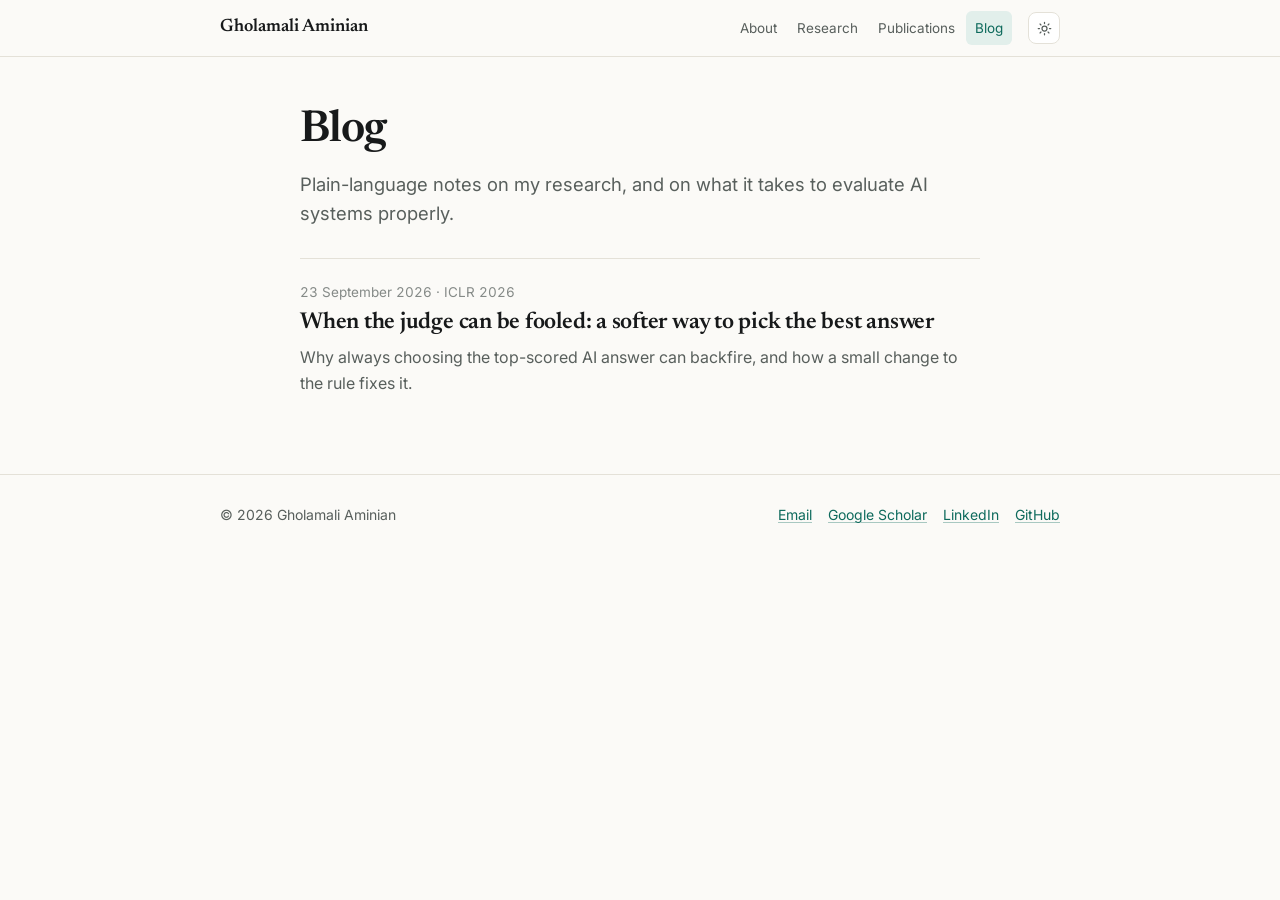
<file: blog/index.html>
<!doctype html>
<html lang="en">
<head>
<meta charset="utf-8">
<meta name="viewport" content="width=device-width, initial-scale=1">
<title>Blog — Gholamali Aminian</title>
<meta name="description" content="Plain-language notes by Gholamali Aminian on AI research, alignment and evaluating AI agents.">
<meta name="author" content="Gholamali Aminian">
<link rel="canonical" href="https://gholamaliaminian.github.io/blog/">
<meta property="og:type" content="website">
<meta property="og:title" content="Blog — Gholamali Aminian">
<meta property="og:description" content="Plain-language notes on AI research, alignment and evaluating AI agents.">
<meta property="og:url" content="https://gholamaliaminian.github.io/blog/">
<meta property="og:image" content="https://gholamaliaminian.github.io/assets/photo.jpg">
<meta name="twitter:card" content="summary">
<link rel="icon" href="../assets/favicon.svg" type="image/svg+xml">
<script>
  try { var t = localStorage.getItem('theme'); if (t === 'light' || t === 'dark') document.documentElement.setAttribute('data-theme', t); } catch (e) {}
</script>
<link rel="preconnect" href="https://fonts.googleapis.com">
<link rel="preconnect" href="https://fonts.gstatic.com" crossorigin>
<link rel="stylesheet" href="https://fonts.googleapis.com/css2?family=Inter:wght@400;500;600;700&family=Newsreader:ital,opsz,wght@0,6..72,500;0,6..72,600;1,6..72,500&display=swap">
<link rel="stylesheet" href="../style.css">
</head>
<body>

<nav class="nav">
  <div class="wrap nav-inner">
    <a class="nav-name" href="../">Gholamali Aminian</a>
    <button class="theme-btn" id="theme-toggle" type="button" aria-label="Switch colour theme">
      <svg class="icon-sun" viewBox="0 0 24 24" fill="none" stroke="currentColor" stroke-width="2" stroke-linecap="round" aria-hidden="true"><circle cx="12" cy="12" r="4"/><path d="M12 2v2M12 20v2M4.9 4.9l1.4 1.4M17.7 17.7l1.4 1.4M2 12h2M20 12h2M4.9 19.1l1.4-1.4M17.7 6.3l1.4-1.4"/></svg>
      <svg class="icon-moon" viewBox="0 0 24 24" fill="none" stroke="currentColor" stroke-width="2" stroke-linecap="round" stroke-linejoin="round" aria-hidden="true"><path d="M21 12.8A9 9 0 1 1 11.2 3a7 7 0 0 0 9.8 9.8z"/></svg>
    </button>
    <div class="nav-links">
      <a href="../#about">About</a>
      <a href="../#research">Research</a>
      <a href="../#publications">Publications</a>
      <a href="./" aria-current="page">Blog</a>
    </div>
  </div>
</nav>

<main class="wrap post">
  <header class="post-head">
    <h1>Blog</h1>
    <p class="post-dek">Plain-language notes on my research, and on what it takes to evaluate AI systems properly.</p>
  </header>

  <!-- Newest post first. Copy one <li> block to add a post (see blog/README.md). -->
  <ul class="post-list">

    <li>
      <p class="post-meta"><time datetime="2026-09-23">23 September 2026</time> · ICLR 2026</p>
      <h2><a href="soft-best-of-n.html">When the judge can be fooled: a softer way to pick the best answer</a></h2>
      <p>Why always choosing the top-scored AI answer can backfire, and how a small change to the rule fixes it.</p>
    </li>

  </ul>
</main>

<footer>
  <div class="wrap footer-inner">
    <div>© <span id="year">2026</span> Gholamali Aminian</div>
    <div class="footer-links">
      <a href="mailto:gholamali.aminian@gmail.com">Email</a>
      <a href="https://scholar.google.com/citations?user=UNNnTjsAAAAJ&amp;hl=en" rel="noopener">Google Scholar</a>
      <a href="https://www.linkedin.com/in/gholamali-aminian-819a2539/" rel="noopener">LinkedIn</a>
      <a href="https://github.com/gholamaliaminian" rel="noopener">GitHub</a>
    </div>
  </div>
</footer>

<script src="../script.js"></script>
</body>
</html>
</file>
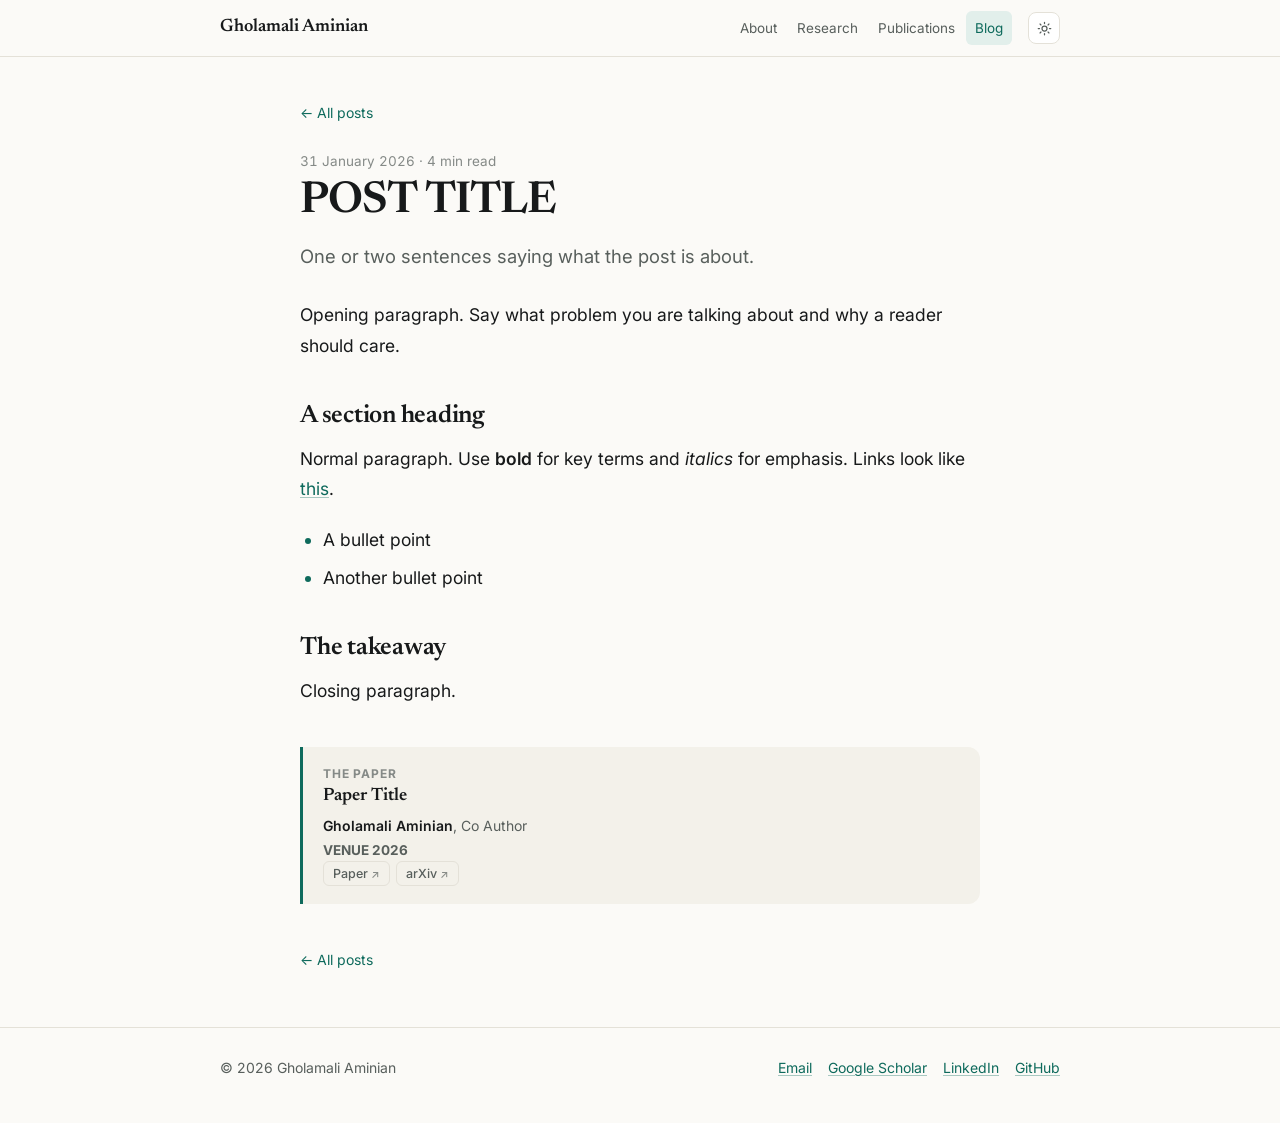
<file: blog/_template.html>
<!doctype html>
<!-- Blog post template. Copy this file, rename it (e.g. my-new-post.html) and replace every CAPITALISED placeholder. See blog/README.md. -->
<html lang="en">
<head>
<meta charset="utf-8">
<meta name="viewport" content="width=device-width, initial-scale=1">
<title>POST TITLE — Gholamali Aminian</title>
<meta name="description" content="ONE-SENTENCE SUMMARY (shown in Google results).">
<meta name="author" content="Gholamali Aminian">
<link rel="canonical" href="https://gholamaliaminian.github.io/blog/YOUR-SLUG.html">
<meta property="og:type" content="article">
<meta property="og:title" content="POST TITLE">
<meta property="og:description" content="ONE-SENTENCE SUMMARY (shown in LinkedIn / Slack previews).">
<meta property="og:url" content="https://gholamaliaminian.github.io/blog/YOUR-SLUG.html">
<meta property="og:image" content="https://gholamaliaminian.github.io/assets/photo.jpg">
<meta name="twitter:card" content="summary">
<link rel="icon" href="../assets/favicon.svg" type="image/svg+xml">
<script>
  try { var t = localStorage.getItem('theme'); if (t === 'light' || t === 'dark') document.documentElement.setAttribute('data-theme', t); } catch (e) {}
</script>
<link rel="preconnect" href="https://fonts.googleapis.com">
<link rel="preconnect" href="https://fonts.gstatic.com" crossorigin>
<link rel="stylesheet" href="https://fonts.googleapis.com/css2?family=Inter:wght@400;500;600;700&family=Newsreader:ital,opsz,wght@0,6..72,500;0,6..72,600;1,6..72,500&display=swap">
<link rel="stylesheet" href="../style.css">
</head>
<body>

<nav class="nav">
  <div class="wrap nav-inner">
    <a class="nav-name" href="../">Gholamali Aminian</a>
    <button class="theme-btn" id="theme-toggle" type="button" aria-label="Switch colour theme">
      <svg class="icon-sun" viewBox="0 0 24 24" fill="none" stroke="currentColor" stroke-width="2" stroke-linecap="round" aria-hidden="true"><circle cx="12" cy="12" r="4"/><path d="M12 2v2M12 20v2M4.9 4.9l1.4 1.4M17.7 17.7l1.4 1.4M2 12h2M20 12h2M4.9 19.1l1.4-1.4M17.7 6.3l1.4-1.4"/></svg>
      <svg class="icon-moon" viewBox="0 0 24 24" fill="none" stroke="currentColor" stroke-width="2" stroke-linecap="round" stroke-linejoin="round" aria-hidden="true"><path d="M21 12.8A9 9 0 1 1 11.2 3a7 7 0 0 0 9.8 9.8z"/></svg>
    </button>
    <div class="nav-links">
      <a href="../#about">About</a>
      <a href="../#research">Research</a>
      <a href="../#publications">Publications</a>
      <a href="./" aria-current="page">Blog</a>
    </div>
  </div>
</nav>

<main class="wrap post">
  <p class="post-back"><a href="./">← All posts</a></p>

  <header class="post-head">
    <p class="post-meta"><time datetime="2026-01-31">31 January 2026</time> · 4 min read</p>
    <h1>POST TITLE</h1>
    <p class="post-dek">One or two sentences saying what the post is about.</p>
  </header>

  <div class="post-body">

    <p>Opening paragraph. Say what problem you are talking about and why a reader should care.</p>

    <h2>A section heading</h2>
    <p>Normal paragraph. Use <strong>bold</strong> for key terms and <em>italics</em> for emphasis.
       Links look like <a href="https://example.com">this</a>.</p>

    <ul>
      <li>A bullet point</li>
      <li>Another bullet point</li>
    </ul>

    <!-- Optional image: put the file in assets/blog/ and reference it with ../assets/blog/… -->
    <!--
    <figure class="post-fig">
      <img src="../assets/blog/my-figure.png" alt="Describe the image for screen readers">
      <figcaption>Caption under the image.</figcaption>
    </figure>
    -->

    <h2>The takeaway</h2>
    <p>Closing paragraph.</p>

    <!-- Optional: the paper this post is about. Delete the whole <aside> if not needed. -->
    <aside class="post-cite">
      <p class="sub-h">The paper</p>
      <p class="title">Paper Title</p>
      <p class="authors"><span class="me">Gholamali Aminian</span>, Co Author</p>
      <p class="venue"><b>VENUE 2026</b></p>
      <p class="links"><a href="https://…">Paper</a><a href="https://arxiv.org/abs/…">arXiv</a></p>
    </aside>

  </div>

  <p class="post-back post-back-end"><a href="./">← All posts</a></p>
</main>

<footer>
  <div class="wrap footer-inner">
    <div>© <span id="year">2026</span> Gholamali Aminian</div>
    <div class="footer-links">
      <a href="mailto:gholamali.aminian@gmail.com">Email</a>
      <a href="https://scholar.google.com/citations?user=UNNnTjsAAAAJ&amp;hl=en" rel="noopener">Google Scholar</a>
      <a href="https://www.linkedin.com/in/gholamali-aminian-819a2539/" rel="noopener">LinkedIn</a>
      <a href="https://github.com/gholamaliaminian" rel="noopener">GitHub</a>
    </div>
  </div>
</footer>

<script src="../script.js"></script>
</body>
</html>
</file>
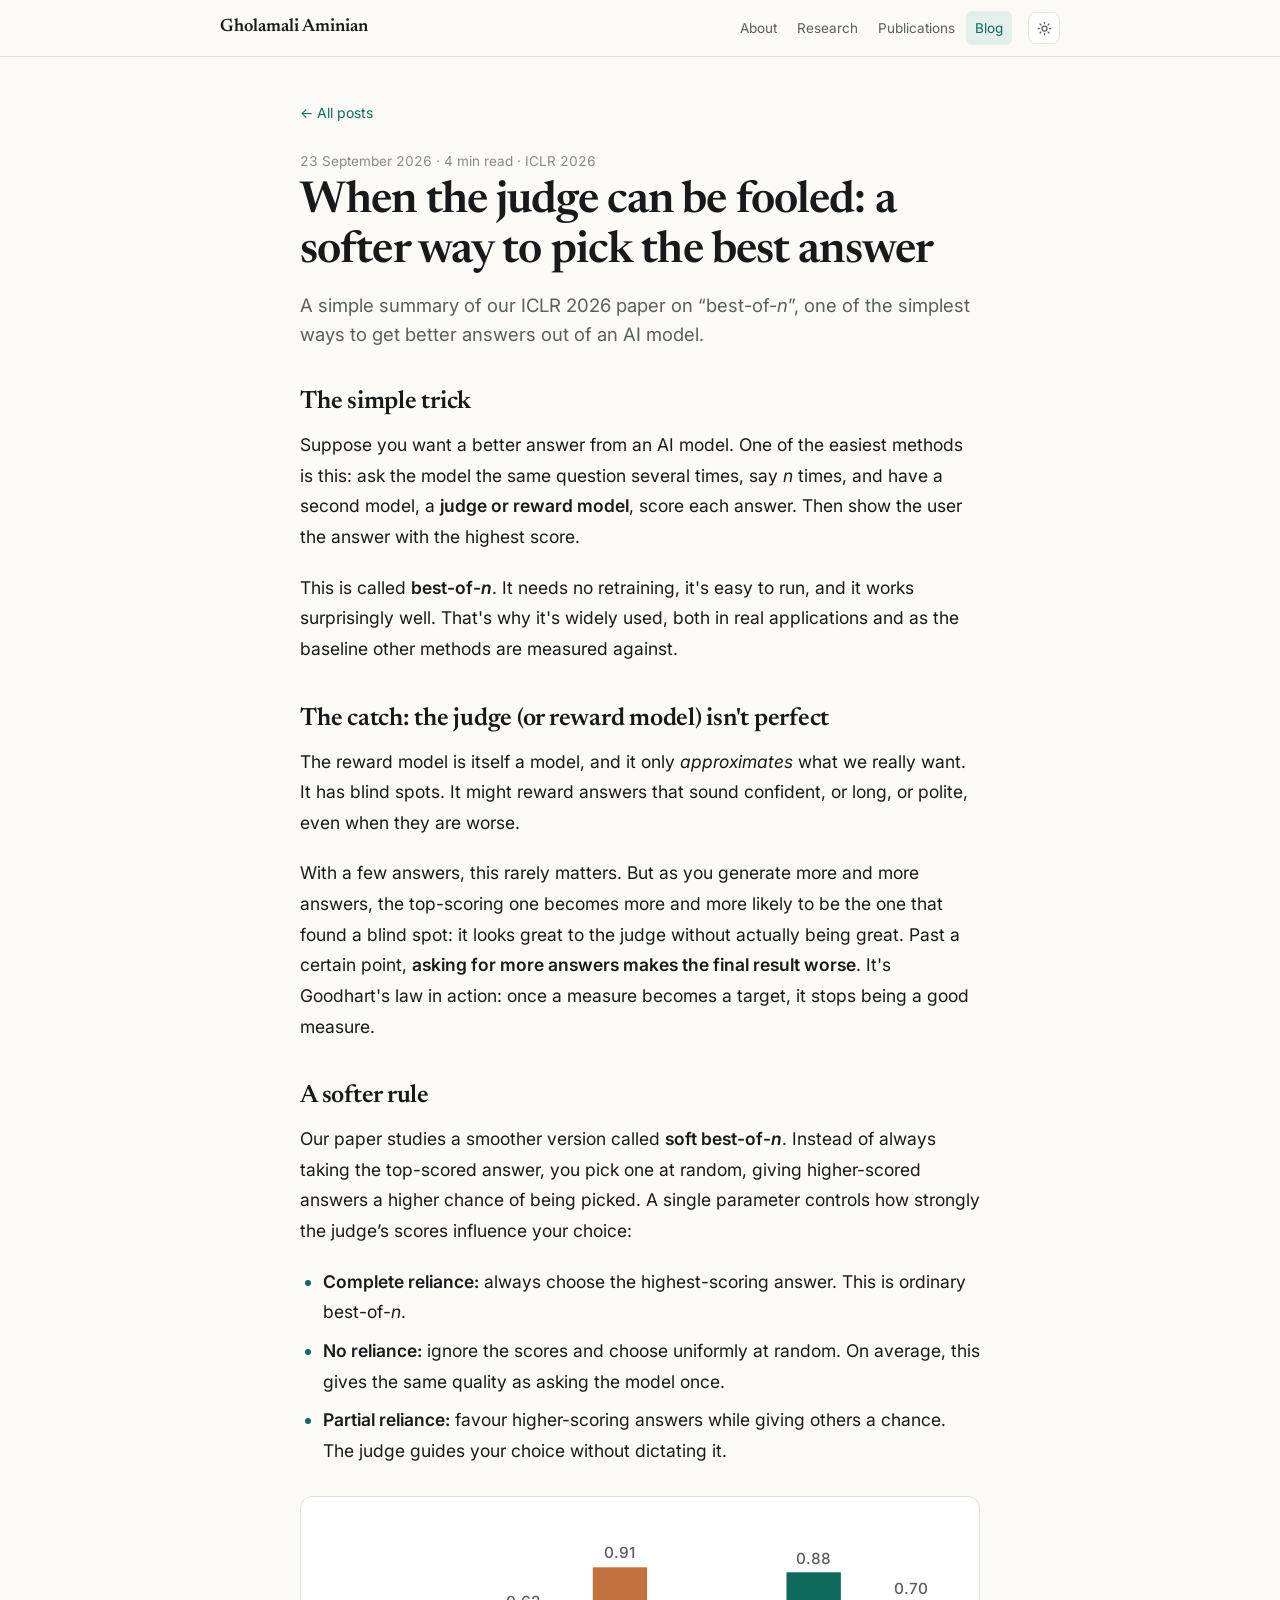
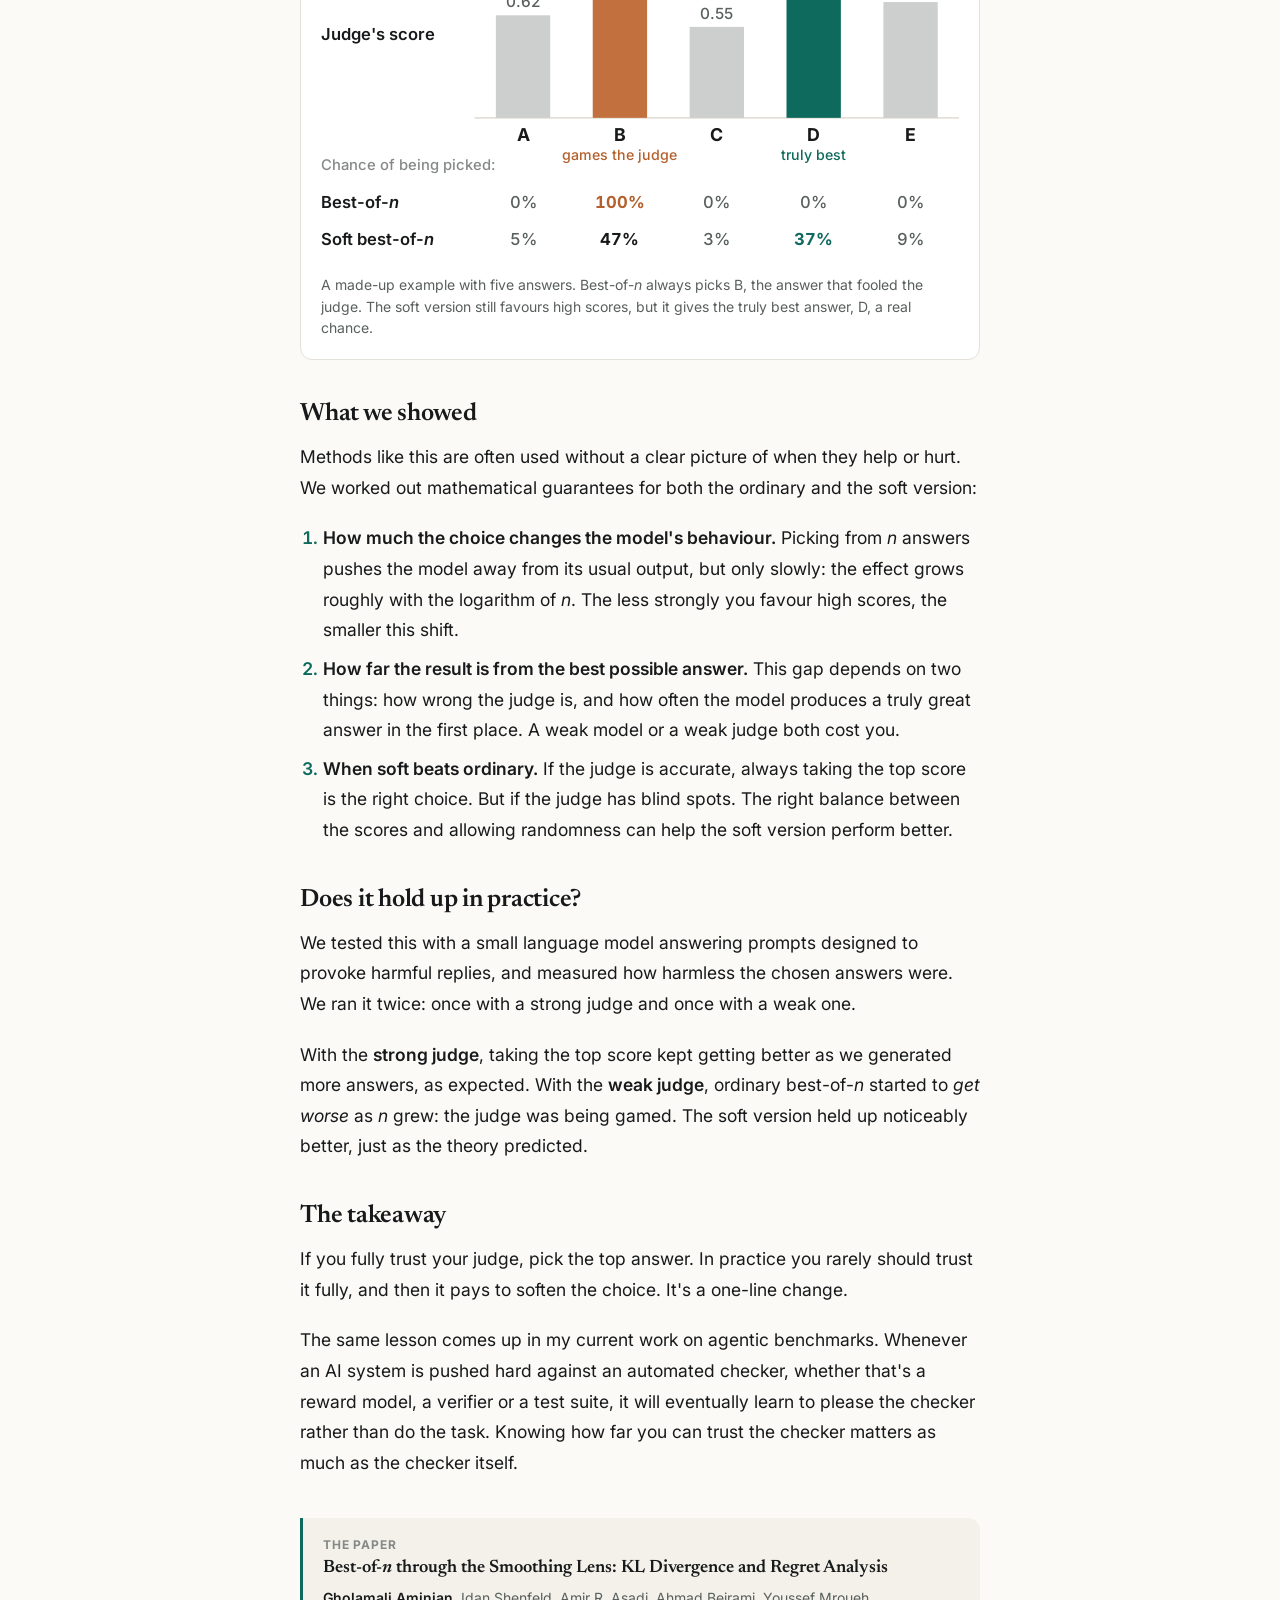
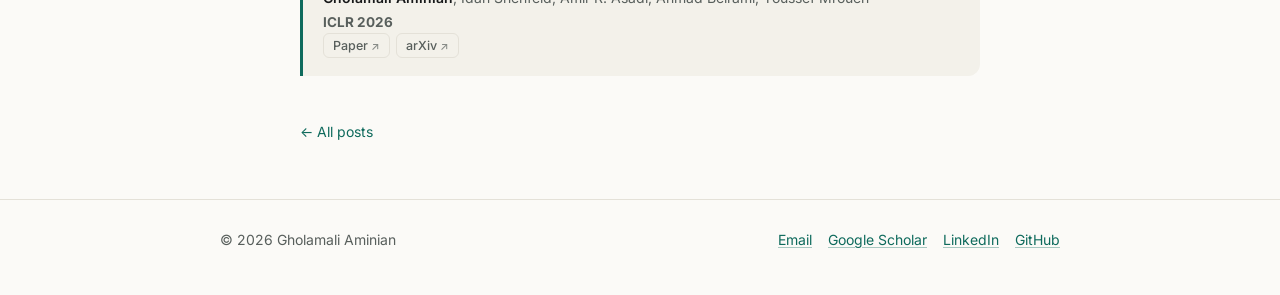
<file: blog/soft-best-of-n.html>
<!doctype html>
<html lang="en">
<head>
<meta charset="utf-8">
<meta name="viewport" content="width=device-width, initial-scale=1">
<title>When the judge (reward model) can be fooled — Gholamali Aminian</title>
<meta name="description" content="A simple summary of our ICLR 2026 paper: why always picking the top-scored AI answer can backfire, and how a softer choice fixes it.">
<meta name="author" content="Gholamali Aminian">
<link rel="canonical" href="https://gholamaliaminian.github.io/blog/soft-best-of-n.html">
<meta property="og:type" content="article">
<meta property="og:title" content="When the judge can be fooled: a softer way to pick the best answer">
<meta property="og:description" content="A simple summary of our ICLR 2026 paper on Best-of-n sampling.">
<meta property="og:url" content="https://gholamaliaminian.github.io/blog/soft-best-of-n.html">
<meta property="og:image" content="https://gholamaliaminian.github.io/assets/photo.jpg">
<meta name="twitter:card" content="summary">
<link rel="icon" href="../assets/favicon.svg" type="image/svg+xml">
<script>
  try { var t = localStorage.getItem('theme'); if (t === 'light' || t === 'dark') document.documentElement.setAttribute('data-theme', t); } catch (e) {}
</script>
<link rel="preconnect" href="https://fonts.googleapis.com">
<link rel="preconnect" href="https://fonts.gstatic.com" crossorigin>
<link rel="stylesheet" href="https://fonts.googleapis.com/css2?family=Inter:wght@400;500;600;700&family=Newsreader:ital,opsz,wght@0,6..72,500;0,6..72,600;1,6..72,500&display=swap">
<link rel="stylesheet" href="../style.css">
</head>
<body>

<nav class="nav">
  <div class="wrap nav-inner">
    <a class="nav-name" href="../">Gholamali Aminian</a>
    <button class="theme-btn" id="theme-toggle" type="button" aria-label="Switch colour theme">
      <svg class="icon-sun" viewBox="0 0 24 24" fill="none" stroke="currentColor" stroke-width="2" stroke-linecap="round" aria-hidden="true"><circle cx="12" cy="12" r="4"/><path d="M12 2v2M12 20v2M4.9 4.9l1.4 1.4M17.7 17.7l1.4 1.4M2 12h2M20 12h2M4.9 19.1l1.4-1.4M17.7 6.3l1.4-1.4"/></svg>
      <svg class="icon-moon" viewBox="0 0 24 24" fill="none" stroke="currentColor" stroke-width="2" stroke-linecap="round" stroke-linejoin="round" aria-hidden="true"><path d="M21 12.8A9 9 0 1 1 11.2 3a7 7 0 0 0 9.8 9.8z"/></svg>
    </button>
    <div class="nav-links">
      <a href="../#about">About</a>
      <a href="../#research">Research</a>
      <a href="../#publications">Publications</a>
      <a href="./" aria-current="page">Blog</a>
    </div>
  </div>
</nav>

<main class="wrap post">
  <p class="post-back"><a href="./">← All posts</a></p>

  <header class="post-head">
    <p class="post-meta"><time datetime="2026-09-23">23 September 2026</time> · 4 min read · ICLR 2026</p>
    <h1>When the judge can be fooled: a softer way to pick the best answer</h1>
    <p class="post-dek">A simple summary of our ICLR 2026 paper on “best-of-<em>n</em>”, one of the simplest ways to get better answers out of an AI model.</p>
  </header>

  <div class="post-body">

    <h2>The simple trick</h2>
    <p>Suppose you want a better answer from an AI model. One of the easiest methods is this: ask the model the same question several times, say <em>n</em> times, and have a second model, a <strong>judge or reward model</strong>, score each answer. Then show the user the answer with the highest score.</p>
    <p>This is called <strong>best-of-<em>n</em></strong>. It needs no retraining, it's easy to run, and it works surprisingly well. That's why it's widely used, both in real applications and as the baseline other methods are measured against.</p>

    <h2>The catch: the judge (or reward model) isn't perfect</h2>
    <p>The reward model is itself a model, and it only <em>approximates</em> what we really want. It has blind spots. It might reward answers that sound confident, or long, or polite, even when they are worse.</p>
    <p>With a few answers, this rarely matters. But as you generate more and more answers, the top-scoring one becomes more and more likely to be the one that found a blind spot: it looks great to the judge without actually being great. Past a certain point, <strong>asking for more answers makes the final result worse</strong>. It's Goodhart's law in action: once a measure becomes a target, it stops being a good measure.</p>

    <h2>A softer rule</h2>
    <p>Our paper studies a smoother version called <strong>soft best-of-<em>n</em></strong>. Instead of always taking the top-scored answer, you pick one at random, giving higher-scored answers a higher chance of being picked. A single parameter controls how strongly the judge’s scores influence your choice:</p>
    <ul>
      <li><strong>Complete reliance:</strong> always choose the highest-scoring answer. This is ordinary best-of-<em>n</em>.</li>
      <li><strong>No reliance:</strong> ignore the scores and choose uniformly at random. On average, this gives the same quality as asking the model once.</li>
      <li><strong>Partial reliance:</strong> favour higher-scoring answers while giving others a chance. The judge guides your choice without dictating it.</li>
  </ul>

    <figure class="post-fig">
      <svg viewBox="0 0 540 290" role="img" aria-labelledby="fig1-title fig1-desc">
        <title id="fig1-title">Best-of-n versus soft best-of-n on five example answers</title>
        <desc id="fig1-desc">Five answers, A to E, with judge scores 0.62, 0.91, 0.55, 0.88 and 0.70. Answer B has the top score but games the judge; answer D is truly the best. Best-of-n picks B every time. Soft best-of-n picks B about 47% of the time, D about 37%, and the others occasionally.</desc>
        <g class="fig-label">
          <text x="0" y="104">Judge's score</text>
          <text x="0" y="246">Best-of-<tspan font-style="italic">n</tspan></text>
          <text x="0" y="278">Soft best-of-<tspan font-style="italic">n</tspan></text>
          <text x="0" y="214" class="fig-small">Chance of being picked:</text>
        </g>
        <line x1="130" y1="170" x2="540" y2="170" class="fig-axis"/>
        <!-- bars: height = score × 140, baseline y = 170 -->
        <g class="fig-bars">
          <rect x="148" y="83.2"  width="46" height="86.8"  class="bar"/>
          <rect x="230" y="42.6"  width="46" height="127.4" class="bar bar-warn"/>
          <rect x="312" y="93"    width="46" height="77"    class="bar"/>
          <rect x="394" y="46.8"  width="46" height="123.2" class="bar bar-good"/>
          <rect x="476" y="72"    width="46" height="98"    class="bar"/>
        </g>
        <g class="fig-val" text-anchor="middle">
          <text x="171" y="76">0.62</text><text x="253" y="35">0.91</text><text x="335" y="86">0.55</text><text x="417" y="40">0.88</text><text x="499" y="65">0.70</text>
        </g>
        <g class="fig-letter" text-anchor="middle">
          <text x="171" y="190">A</text><text x="253" y="190">B</text><text x="335" y="190">C</text><text x="417" y="190">D</text><text x="499" y="190">E</text>
        </g>
        <g class="fig-note" text-anchor="middle">
          <text x="253" y="206" class="warn">games the judge</text><text x="417" y="206" class="good">truly best</text>
        </g>
        <g class="fig-pct" text-anchor="middle">
          <text x="171" y="246">0%</text><text x="253" y="246" class="strong warn">100%</text><text x="335" y="246">0%</text><text x="417" y="246">0%</text><text x="499" y="246">0%</text>
          <text x="171" y="278">5%</text><text x="253" y="278" class="strong">47%</text><text x="335" y="278">3%</text><text x="417" y="278" class="strong good">37%</text><text x="499" y="278">9%</text>
        </g>
      </svg>
      <figcaption>A made-up example with five answers. Best-of-<em>n</em> always picks B, the answer that fooled the judge. The soft version still favours high scores, but it gives the truly best answer, D, a real chance.</figcaption>
    </figure>

    <h2>What we showed</h2>
    <p>Methods like this are often used without a clear picture of when they help or hurt. We worked out mathematical guarantees for both the ordinary and the soft version:</p>
    <ol>
      <li><strong>How much the choice changes the model's behaviour.</strong> Picking from <em>n</em> answers pushes the model away from its usual output, but only slowly: the effect grows roughly with the logarithm of <em>n</em>. The less strongly you favour high scores, the smaller this shift.</li>
      <li><strong>How far the result is from the best possible answer.</strong> This gap depends on two things: how wrong the judge is, and how often the model produces a truly great answer in the first place. A weak model or a weak judge both cost you.</li>
      <li><strong>When soft beats ordinary.</strong> If the judge is accurate, always taking the top score is the right choice. But if the judge has blind spots. The right balance between the scores and allowing randomness can help the soft version perform better.</li>
    </ol>

    <h2>Does it hold up in practice?</h2>
    <p>We tested this with a small language model answering prompts designed to provoke harmful replies, and measured how harmless the chosen answers were. We ran it twice: once with a strong judge and once with a weak one.</p>
    <p>With the <strong>strong judge</strong>, taking the top score kept getting better as we generated more answers, as expected. With the <strong>weak judge</strong>, ordinary best-of-<em>n</em> started to <em>get worse</em> as <em>n</em> grew: the judge was being gamed. The soft version held up noticeably better, just as the theory predicted.</p>

    <h2>The takeaway</h2>
    <p>If you fully trust your judge, pick the top answer. In practice you rarely should trust it fully, and then it pays to soften the choice. It's a one-line change.</p>
    <p>The same lesson comes up in my current work on agentic benchmarks. Whenever an AI system is pushed hard against an automated checker, whether that's a reward model, a verifier or a test suite, it will eventually learn to please the checker rather than do the task. Knowing how far you can trust the checker matters as much as the checker itself.</p>

    <aside class="post-cite">
      <p class="sub-h">The paper</p>
      <p class="title">Best-of-<em>n</em> through the Smoothing Lens: KL Divergence and Regret Analysis</p>
      <p class="authors"><span class="me">Gholamali Aminian</span>, Idan Shenfeld, Amir R. Asadi, Ahmad Beirami, Youssef Mroueh</p>
      <p class="venue"><b>ICLR 2026</b></p>
      <p class="links"><a href="https://proceedings.iclr.cc/paper_files/paper/2026/hash/abb7833fc3f38e785e3f9777c74610e5-Abstract-Conference.html">Paper</a><a href="https://arxiv.org/abs/2507.05913">arXiv</a></p>
    </aside>

  </div>

  <p class="post-back post-back-end"><a href="./">← All posts</a></p>
</main>

<footer>
  <div class="wrap footer-inner">
    <div>© <span id="year">2026</span> Gholamali Aminian</div>
    <div class="footer-links">
      <a href="mailto:gholamali.aminian@gmail.com">Email</a>
      <a href="https://scholar.google.com/citations?user=UNNnTjsAAAAJ&amp;hl=en" rel="noopener">Google Scholar</a>
      <a href="https://www.linkedin.com/in/gholamali-aminian-819a2539/" rel="noopener">LinkedIn</a>
      <a href="https://github.com/gholamaliaminian" rel="noopener">GitHub</a>
    </div>
  </div>
</footer>

<script src="../script.js"></script>
</body>
</html>
</file>
<file: style.css>
/* ---------- tokens ---------- */
:root {
  --bg:        #fbfaf7;
  --bg-soft:   #f3f1ea;
  --surface:   #ffffff;
  --text:      #17191a;
  --muted:     #585f5c;
  --faint:     #858a87;
  --line:      #e4e1d8;
  --accent:    #0e6a5c;
  --accent-soft:#e2efeb;
  --on-accent: #fbfaf7;
  --shadow:    0 1px 2px rgba(20,24,22,.05), 0 10px 28px -18px rgba(20,24,22,.28);
  --radius:    12px;
  --maxw:      880px;
  --serif:     "Newsreader", "Iowan Old Style", "Palatino Linotype", Palatino, Georgia, serif;
  --sans:      "Inter", -apple-system, BlinkMacSystemFont, "Segoe UI", Roboto, Helvetica, Arial, sans-serif;
  --nav-h:     56px;
  color-scheme: light;
}
@media (prefers-color-scheme: dark) {
  :root:not([data-theme="light"]) {
    --bg:        #0f1211;
    --bg-soft:   #171b1a;
    --surface:   #151918;
    --text:      #ebe9e3;
    --muted:     #a3a9a6;
    --faint:     #7c827f;
    --line:      #262c2a;
    --accent:    #5fd4bf;
    --accent-soft:#12302b;
    --on-accent: #0b0f0e;
    --shadow:    0 1px 2px rgba(0,0,0,.4), 0 10px 28px -18px rgba(0,0,0,.8);
    color-scheme: dark;
  }
}
:root[data-theme="dark"] {
  --bg:        #0f1211;
  --bg-soft:   #171b1a;
  --surface:   #151918;
  --text:      #ebe9e3;
  --muted:     #a3a9a6;
  --faint:     #7c827f;
  --line:      #262c2a;
  --accent:    #5fd4bf;
  --accent-soft:#12302b;
  --on-accent: #0b0f0e;
  --shadow:    0 1px 2px rgba(0,0,0,.4), 0 10px 28px -18px rgba(0,0,0,.8);
  color-scheme: dark;
}

/* ---------- base ---------- */
*, *::before, *::after { box-sizing: border-box; }
html { -webkit-text-size-adjust: 100%; scroll-behavior: smooth; scroll-padding-top: calc(var(--nav-h) + 20px); }
@media (prefers-reduced-motion: reduce) { html { scroll-behavior: auto; } }
body {
  margin: 0;
  background: var(--bg);
  color: var(--text);
  font: 400 16px/1.65 var(--sans);
  -webkit-font-smoothing: antialiased;
}
img { max-width: 100%; }
a { color: var(--accent); text-decoration-color: color-mix(in srgb, var(--accent) 35%, transparent); text-underline-offset: 2px; }
a:hover { text-decoration-color: currentColor; }
h1, h2, h3 { font-family: var(--serif); font-weight: 600; letter-spacing: -.01em; line-height: 1.2; }
:focus-visible { outline: 2px solid var(--accent); outline-offset: 3px; border-radius: 4px; }

.wrap { width: 100%; max-width: var(--maxw); margin-inline: auto; padding-inline: 20px; }

/* ---------- nav ---------- */
.nav {
  position: sticky; top: 0; z-index: 50;
  background: color-mix(in srgb, var(--bg) 88%, transparent);
  backdrop-filter: saturate(160%) blur(10px);
  -webkit-backdrop-filter: saturate(160%) blur(10px);
  border-bottom: 1px solid var(--line);
}
.nav-inner { display: flex; align-items: center; gap: 16px; min-height: var(--nav-h); }
.nav-name { font-family: var(--serif); font-size: 18px; font-weight: 600; white-space: nowrap; text-decoration: none; color: var(--text); }
.nav-links { display: flex; gap: 2px; margin-left: auto; overflow-x: auto; scrollbar-width: none; order: 2; }
.nav-links::-webkit-scrollbar { display: none; }
.nav-links a {
  display: block; padding: 6px 9px; border-radius: 6px; white-space: nowrap;
  font-size: 13.5px; color: var(--muted); text-decoration: none;
}
.nav-links a:hover { color: var(--text); background: var(--bg-soft); }
.nav-links a[aria-current] { color: var(--accent); background: var(--accent-soft); }
.theme-btn {
  flex: none; order: 3; width: 32px; height: 32px; display: grid; place-items: center;
  border: 1px solid var(--line); border-radius: 8px; background: var(--surface);
  color: var(--muted); cursor: pointer; padding: 0;
}
.theme-btn:hover { color: var(--text); }
.theme-btn svg { width: 15px; height: 15px; }
.icon-moon { display: none; }
:root[data-theme="dark"] .icon-sun { display: none; }
:root[data-theme="dark"] .icon-moon { display: block; }
@media (prefers-color-scheme: dark) {
  :root:not([data-theme="light"]) .icon-sun { display: none; }
  :root:not([data-theme="light"]) .icon-moon { display: block; }
}

/* small screens: name + toggle on top, links scroll sideways underneath */
@media (max-width: 760px) {
  :root { --nav-h: 96px; }
  .nav-inner { flex-wrap: wrap; gap: 0 12px; padding-top: 8px; }
  .nav-name { flex: 1; }
  .theme-btn { order: 2; }
  .nav-links {
    order: 3; flex-basis: calc(100% + 40px); margin: 6px -20px 0; padding: 0 14px 8px;
    -webkit-mask-image: linear-gradient(90deg, transparent, #000 14px, #000 calc(100% - 24px), transparent);
            mask-image: linear-gradient(90deg, transparent, #000 14px, #000 calc(100% - 24px), transparent);
  }
}

/* ---------- hero ---------- */
.hero { padding: 72px 20px 48px; }
.hero-top { display: grid; grid-template-columns: 1fr auto; align-items: center; gap: 36px; }
.hero-top > div { grid-row: 1; }
.portrait {
  grid-column: 2; width: 184px; height: 184px; border-radius: 50%; object-fit: cover;
  border: 4px solid var(--surface); box-shadow: 0 0 0 1px var(--line), var(--shadow);
}
@media (max-width: 680px) {
  .hero-top { grid-template-columns: 1fr; gap: 20px; }
  .hero-top > div { grid-row: auto; }
  .portrait { grid-column: 1; width: 104px; height: 104px; }
}
.hero h1 {
  font-size: clamp(20px, 3vw, 22px); font-family: var(--sans); font-weight: 600; letter-spacing: 0;
  margin: 0 0 10px; color: var(--accent);
}
.tagline {
  font-family: var(--serif); font-weight: 500; letter-spacing: -.02em; line-height: 1.08;
  font-size: clamp(38px, 7.4vw, 64px); margin: 0 0 20px; max-width: 16ch; text-wrap: balance;
}
.tagline em { font-style: italic; color: var(--accent); }
.hero .roles { margin: 0; color: var(--muted); font-size: 16.5px; }
.hero .roles strong { color: var(--text); font-weight: 600; }
.hero .roles span { color: var(--faint); }
.meta { margin: 10px 0 0; display: flex; flex-wrap: wrap; gap: 8px 18px; color: var(--muted); font-size: 14.5px; }
.meta-item { display: inline-flex; align-items: center; gap: 6px; }
.meta svg { width: 14px; height: 14px; flex: none; opacity: .75; }

.actions { display: flex; flex-wrap: wrap; gap: 10px; margin-top: 26px; }
.btn {
  display: inline-flex; align-items: center; gap: 7px;
  padding: 9px 15px; border-radius: 8px; font-size: 14.5px; font-weight: 500;
  text-decoration: none; border: 1px solid var(--line); background: var(--surface); color: var(--text);
  transition: transform .12s ease, border-color .12s ease;
}
.btn:hover { border-color: color-mix(in srgb, var(--accent) 45%, var(--line)); transform: translateY(-1px); }
.btn svg { width: 15px; height: 15px; }
.btn-primary { background: var(--accent); border-color: var(--accent); color: var(--on-accent); }
.btn-primary:hover { filter: brightness(1.06); }

/* stat strip */
.highlights {
  display: grid; grid-template-columns: repeat(4, 1fr); gap: 1px; margin: 40px 0 0;
  background: var(--line); border: 1px solid var(--line); border-radius: var(--radius); overflow: hidden;
}
@media (max-width: 680px) { .highlights { grid-template-columns: repeat(2, 1fr); } }
.highlight { background: var(--surface); padding: 14px 16px; }
.highlight dt { font-size: 11.5px; text-transform: uppercase; letter-spacing: .07em; color: var(--faint); margin: 0 0 4px; font-weight: 600; }
.highlight dd { margin: 0; font-family: var(--serif); font-size: 24px; font-weight: 600; line-height: 1.2; font-variant-numeric: lining-nums; }
.highlight dd small { display: block; font-family: var(--sans); font-size: 12.5px; font-weight: 400; color: var(--muted); margin-top: 3px; }

/* ---------- sections ---------- */
section { padding: 48px 0; border-top: 1px solid var(--line); }
.sec-head { display: flex; align-items: baseline; gap: 12px; margin: 0 0 22px; }
.sec-head h2 { font-size: 27px; margin: 0; }
.sec-head .count { font-size: 13px; color: var(--faint); font-variant-numeric: tabular-nums; }
.sec-head-sub { margin-top: 40px; }

.prose p { margin: 0 0 16px; max-width: 68ch; }
.prose p:last-child { margin-bottom: 0; }
.prose strong { font-weight: 600; }

/* ---------- news ---------- */
.news { list-style: none; margin: 0; padding: 0; }
.news li { display: grid; grid-template-columns: 84px 1fr; gap: 16px; padding: 9px 0; }
.news-when { font-size: 13px; font-weight: 600; color: var(--faint); font-variant-numeric: tabular-nums; padding-top: 2px; }
.news li:first-child .news-when { color: var(--accent); }
.news p { margin: 0; }
@media (max-width: 540px) { .news li { grid-template-columns: 1fr; gap: 0; } }

/* ---------- timeline ---------- */
.entries { list-style: none; margin: 0; padding: 0; }
.entry { display: grid; grid-template-columns: 1fr auto; gap: 2px 20px; padding: 14px 0; border-bottom: 1px dashed var(--line); }
.entry:last-child { border-bottom: none; }
.entry:first-child { padding-top: 0; }
.entry .role { font-weight: 600; font-size: 16px; }
.entry .org { grid-column: 1; color: var(--muted); font-size: 14.5px; }
.entry .org em { font-style: normal; color: var(--faint); }
.entry .when { grid-row: 1; grid-column: 2; color: var(--muted); font-size: 13.5px; font-variant-numeric: tabular-nums; white-space: nowrap; padding-top: 2px; }
.entry .when.now { color: var(--accent); font-weight: 500; }
@media (max-width: 540px) {
  .entry { grid-template-columns: 1fr; }
  .entry .when { grid-row: auto; grid-column: 1; }
}

/* ---------- research themes ---------- */
.themes { display: grid; grid-template-columns: repeat(3, 1fr); gap: 14px; }
@media (max-width: 760px) { .themes { grid-template-columns: 1fr; } }
.theme {
  display: flex; flex-direction: column;
  background: var(--surface); border: 1px solid var(--line); border-radius: var(--radius);
  padding: 18px 18px 16px; box-shadow: var(--shadow);
}
.theme:first-child { border-top: 3px solid var(--accent); }
.theme-num { margin: 0 0 6px; font-size: 12px; font-weight: 700; letter-spacing: .08em; color: var(--accent); }
.theme h3 { font-size: 20px; margin: 0 0 8px; }
.theme > p { margin: 0 0 12px; font-size: 14.5px; color: var(--muted); line-height: 1.6; }
.theme .theme-foot { margin: auto 0 0; font-size: 13px; font-weight: 600; color: var(--accent); }
.theme-papers { list-style: none; margin: auto 0 0; padding: 12px 0 0; border-top: 1px solid var(--line); font-size: 13.5px; display: grid; gap: 7px; }
.theme-papers li { line-height: 1.4; }
.theme-papers a { text-decoration: none; color: var(--text); font-weight: 500; }
.theme-papers a:hover { color: var(--accent); text-decoration: underline; }
.theme-papers span { color: var(--faint); white-space: nowrap; font-size: 12.5px; }
.theme-papers + .theme-foot { margin-top: 12px; }

/* ---------- publications ---------- */
.pub-featured { display: grid; gap: 12px; }
.pub-card {
  background: var(--surface); border: 1px solid var(--line); border-radius: var(--radius);
  padding: 16px 20px; box-shadow: var(--shadow);
  border-left: 3px solid var(--accent);
}
.pub-card .title { font-family: var(--serif); font-size: 19px; font-weight: 600; margin: 8px 0 6px; line-height: 1.3; }
.authors { color: var(--muted); font-size: 14px; line-height: 1.55; margin: 0; }
.authors .me { color: var(--text); font-weight: 600; }
.venue-row { display: flex; flex-wrap: wrap; gap: 6px; align-items: center; }
.chip {
  font-size: 12px; font-weight: 600; letter-spacing: .02em;
  padding: 2px 8px; border-radius: 999px;
  background: var(--accent-soft); color: var(--accent);
  border: 1px solid color-mix(in srgb, var(--accent) 22%, transparent);
}
.chip.alt { background: var(--bg-soft); color: var(--muted); border-color: var(--line); }

.links { display: flex; flex-wrap: wrap; gap: 6px; margin: 8px 0 0; }
.links a {
  font-size: 12.5px; font-weight: 500; text-decoration: none;
  padding: 2px 9px; border-radius: 6px;
  border: 1px solid var(--line); color: var(--muted); background: var(--bg-soft);
}
.links a:hover { color: var(--accent); border-color: color-mix(in srgb, var(--accent) 40%, var(--line)); }
.links a::after { content: " ↗"; font-size: 11px; opacity: .7; }

.filters { display: flex; flex-wrap: wrap; gap: 6px; margin-bottom: 22px; }
.filter {
  font: inherit; font-size: 13.5px; padding: 5px 12px; cursor: pointer;
  border: 1px solid var(--line); background: var(--surface); color: var(--muted); border-radius: 999px;
}
.filter:hover { color: var(--text); }
.filter[aria-pressed="true"] { background: var(--accent); border-color: var(--accent); color: var(--on-accent); font-weight: 500; }

.pub-year { display: grid; grid-template-columns: 72px 1fr; gap: 0 20px; border-top: 1px solid var(--line); padding-top: 14px; margin-top: 14px; }
.pub-year:first-child { border-top: none; padding-top: 0; margin-top: 0; }
.pub-year[hidden] { display: none; }
.pub-year h3 {
  margin: 0; font-size: 22px; color: var(--faint); font-variant-numeric: lining-nums;
  position: sticky; top: calc(var(--nav-h) + 12px); align-self: start;
}
.pub-year ul { list-style: none; margin: 0; padding: 0; }
.pub-year li { padding: 0 0 18px; }
.pub-year li:last-child { padding-bottom: 6px; }
.pub-year li[hidden] { display: none !important; }
.pub-list .title { font-size: 15.5px; font-weight: 600; margin: 0 0 3px; line-height: 1.4; }
.pub-list .venue { font-size: 13.5px; color: var(--faint); margin: 3px 0 0; }
.pub-list .venue b { color: var(--muted); font-weight: 600; }
.star { color: var(--accent); margin-right: 5px; font-size: .9em; }
@media (max-width: 540px) {
  .pub-year { grid-template-columns: 1fr; }
  .pub-year h3 { position: static; font-size: 19px; margin-bottom: 10px; }
}
.note { font-size: 13px; color: var(--faint); margin-top: 20px; }

/* ---------- talks / bullets ---------- */
.talks { list-style: none; margin: 0; padding: 0; }
.talks > li { padding: 13px 0; border-bottom: 1px dashed var(--line); }
.talks > li:first-child { padding-top: 0; }
.talks > li:last-child { border-bottom: none; }
.talks .title { font-weight: 600; font-size: 15.5px; margin: 0 0 3px; }
.talks .where { color: var(--muted); font-size: 14px; }
.talks .host { color: var(--faint); font-size: 13.5px; }
.venues { margin: 4px 0 0; padding-left: 1.1em; }
.venues li { margin-bottom: 3px; }
.venues li::marker { color: var(--faint); }

.bullets { margin: 0; padding-left: 1.1em; }
.bullets li { margin-bottom: 8px; }
.bullets li:last-child { margin-bottom: 0; }
.bullets li::marker { color: var(--accent); }

.two-col { display: grid; grid-template-columns: 1fr 1fr; gap: 32px; }
@media (max-width: 640px) { .two-col { grid-template-columns: 1fr; gap: 26px; } }
.sub-h { font-family: var(--sans); font-size: 12px; font-weight: 700; text-transform: uppercase; letter-spacing: .07em; color: var(--faint); margin: 0 0 12px; }

.skills { margin-top: 34px; }
.skills dl { margin: 0; display: grid; gap: 12px; }
.skills dt { font-size: 12.5px; font-weight: 700; text-transform: uppercase; letter-spacing: .06em; color: var(--faint); }
.skills dd { margin: 4px 0 0; }
.tags { display: flex; flex-wrap: wrap; gap: 6px; }
.tag { font-size: 13px; padding: 3px 9px; border-radius: 6px; background: var(--bg-soft); border: 1px solid var(--line); color: var(--muted); }

/* ---------- blog ---------- */
.post { max-width: 720px; padding-top: 44px; padding-bottom: 56px; }
.post-back { margin: 0 0 26px; font-size: 14px; }
.post-back a { text-decoration: none; }
.post-back-end { margin: 44px 0 0; }
.post-head { margin-bottom: 30px; }
.post-head h1 { font-size: clamp(32px, 5.6vw, 44px); line-height: 1.12; letter-spacing: -.02em; margin: 6px 0 14px; text-wrap: balance; }
.post-meta { margin: 0; font-size: 13.5px; color: var(--faint); font-variant-numeric: tabular-nums; }
.post-dek { margin: 0; font-size: 18.5px; line-height: 1.55; color: var(--muted); }

.post-body { font-size: 17.5px; line-height: 1.75; }
.post-body > p, .post-body > ul, .post-body > ol { margin: 0 0 20px; }
.post-body h2 { font-size: 25px; margin: 40px 0 12px; }
.post-body ul, .post-body ol { padding-left: 1.3em; }
.post-body li { margin-bottom: 8px; }
.post-body li::marker { color: var(--accent); font-weight: 600; }
.post-body strong { font-weight: 600; }

.post-fig { margin: 30px 0; padding: 20px; background: var(--surface); border: 1px solid var(--line); border-radius: var(--radius); }
.post-fig svg, .post-fig img { display: block; width: 100%; height: auto; }

.post-fig figcaption { margin-top: 14px; font-size: 14px; line-height: 1.55; color: var(--muted); }
.fig-label text { font: 600 14px var(--sans); fill: var(--text); }
.fig-label .fig-small { font-weight: 500; font-size: 12.5px; fill: var(--faint); }
.fig-axis { stroke: var(--line); stroke-width: 1.5; }
.bar { fill: color-mix(in srgb, var(--muted) 30%, var(--surface)); }
.bar-warn { fill: #c2703d; }
.bar-good { fill: var(--accent); }
.fig-val text { font: 500 13px var(--sans); fill: var(--muted); }
.fig-letter text { font: 700 15px var(--sans); fill: var(--text); }
.fig-note text { font: 500 12px var(--sans); }
.fig-pct text { font: 500 14px var(--sans); fill: var(--muted); font-variant-numeric: tabular-nums; }
.post-fig .strong { font-weight: 700; fill: var(--text); }
.post-fig .warn { fill: #b4602c; }
.post-fig .good { fill: var(--accent); }
:root[data-theme="dark"] .bar-warn { fill: #e0925c; }
:root[data-theme="dark"] .post-fig .warn { fill: #eaa06c; }
@media (prefers-color-scheme: dark) {
  :root:not([data-theme="light"]) .bar-warn { fill: #e0925c; }
  :root:not([data-theme="light"]) .post-fig .warn { fill: #eaa06c; }
}

@media (max-width: 540px) {
  /* the SVG shrinks to fit, so enlarge its text to stay readable */
  .post-fig { padding: 14px; margin-inline: -6px; }
  .fig-label text { font-size: 17px; }
  .fig-label .fig-small { font-size: 13.5px; }
  .fig-val text { font-size: 16px; }
  .fig-letter text { font-size: 18px; }
  .fig-note text { font-size: 15px; }
  .fig-pct text { font-size: 17px; }
}
.post-cite { margin-top: 40px; padding: 18px 20px; border-left: 3px solid var(--accent); background: var(--bg-soft); border-radius: 0 var(--radius) var(--radius) 0; font-size: 15px; line-height: 1.55; }
.post-cite p { margin: 0; }
.post-cite .title { font-family: var(--serif); font-size: 18px; font-weight: 600; margin: 0 0 4px; }
.post-cite .venue { font-size: 13.5px; color: var(--faint); margin-top: 3px; }
.post-cite .venue b { color: var(--muted); }

.post-list { list-style: none; margin: 0; padding: 0; }
.post-list li { padding: 22px 0; border-top: 1px solid var(--line); }
.post-list h2 { font-size: 23px; margin: 6px 0 6px; line-height: 1.25; }
.post-list h2 a { color: var(--text); text-decoration: none; }
.post-list h2 a:hover { color: var(--accent); }
.post-list li > p:last-child { margin: 0; color: var(--muted); }

/* ---------- footer ---------- */
footer { border-top: 1px solid var(--line); padding: 28px 0 44px; color: var(--muted); font-size: 14px; }
.footer-inner { display: flex; flex-wrap: wrap; gap: 12px 24px; align-items: center; justify-content: space-between; }
.footer-links { display: flex; flex-wrap: wrap; gap: 16px; }

/* ---------- print ---------- */
@media print {
  .nav, .actions, .filters, .theme-btn, footer, .links { display: none !important; }
  body { background: #fff; color: #000; font-size: 10.5pt; }
  section { border-top: 1px solid #ccc; padding: 14px 0; }
  .pub-year[hidden], .pub-year li[hidden] { display: block !important; }
  .pub-year h3 { position: static; }
  .theme, .pub-card { box-shadow: none; break-inside: avoid; }
  a { color: #000; text-decoration: none; }
}
</file>
